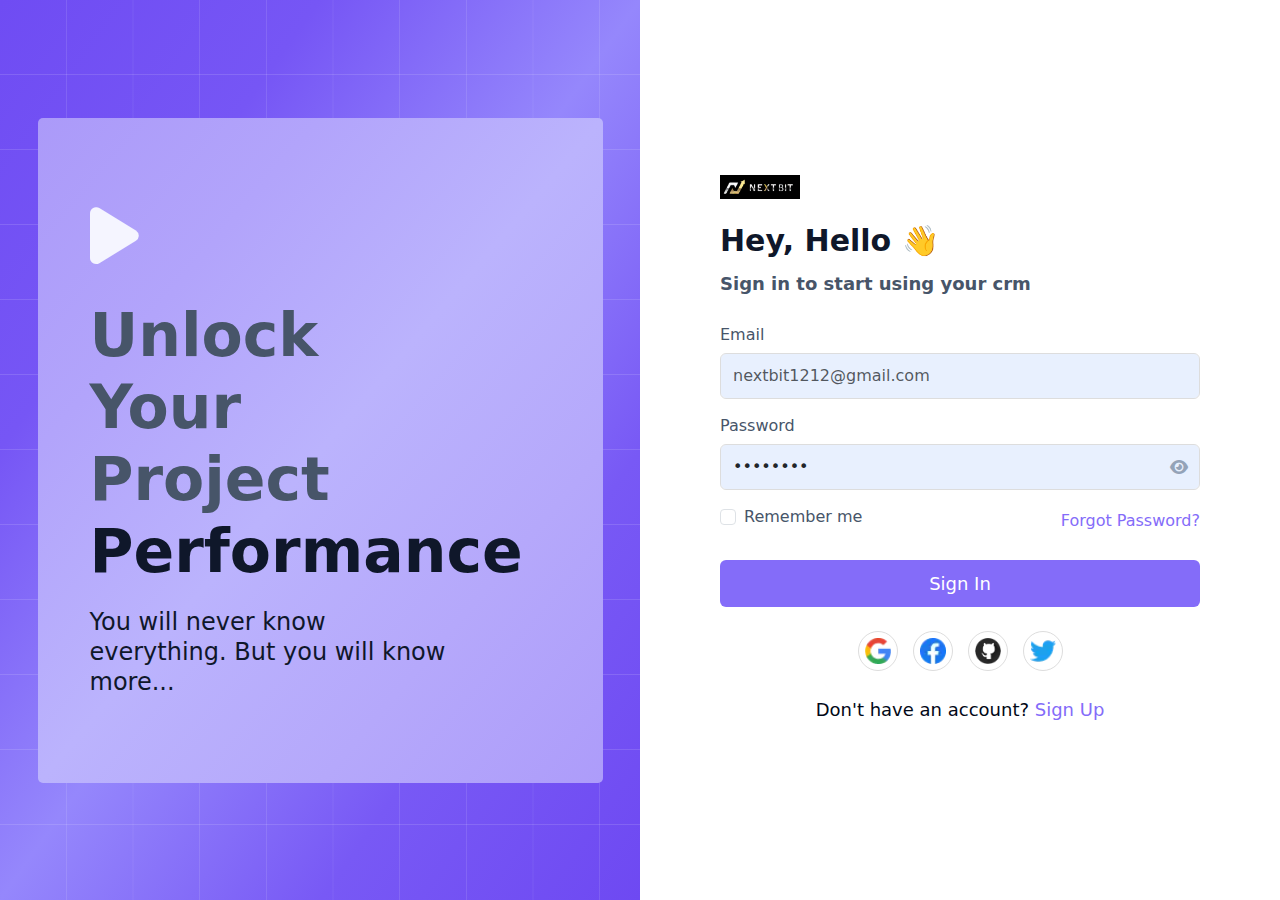
<file: index.html>
<!DOCTYPE html>
<html lang="en">
  <head>
    <meta charset="UTF-8" />
    <meta name="viewport" content="width=device-width, initial-scale=1.0" />
    <title>NextBit CRM</title>
    <link rel="preconnect" href="https://fonts.googleapis.com" />
    <link rel="preconnect" href="https://fonts.gstatic.com" crossorigin />
    <link
      href="https://cdn.jsdelivr.net/npm/bootstrap@5.3.3/dist/css/bootstrap.min.css"
      rel="stylesheet"
    />
    <link
      rel="stylesheet"
      href="https://cdnjs.cloudflare.com/ajax/libs/font-awesome/6.5.2/css/all.min.css"
    />

    <link rel="stylesheet" href="assets/css/main.css" />
    <link rel="stylesheet" href="assets/css/responsive.css" />
  </head>
  <body>
    <section class="login-section">
      <div class="d-flex h-100 flex-wrap">
        <div
          class="login-left-area d-flex justify-content-center align-items-center position-relative"
        >
          <div class="login-left-area-inner">
            <div class="common-heading-section">
              <span class="play-icon"><i class="fa-solid fa-play"></i></span>
              <h1>
                <span class="text-color-4755"
                  >Unlock <br />
                  Your Project</span
                >
                Performance
              </h1>
              <p class="mt-20">
                You will never know everything. But you will know more...
              </p>
            </div>
          </div>
        </div>
        <div
          class="login-right-area d-flex justify-content-center align-items-center flex-column"
        >
          <div class="login-right-inner">
            <div class="login-heading">
              <img
                src="assets/images/icon/icon-dark.webp"
                alt="icon"
                class="logo"
              />
              <h3 class="mt-4">Hey, Hello 👋</h3>
              <p>Sign in to start using your crm</p>
            </div>
            <div class="login-form mt-4">
              <form>
                <div class="d-flex flex-column g-15">
                  <div class="form-group">
                    <label for="exampleInputEmail1" class="label">Email </label>
                    <input
                      type="email"
                      class="form-control input"
                      id="exampleInputEmail1"
                      aria-describedby="emailHelp"
                      placeholder="nextbit1212@gmail.com"
                    />
                  </div>
                  <div class="form-group position-relative">
                    <label for="exampleInputPassword1" class="label"
                      >Password</label
                    >
                    <input
                      type="password"
                      class="form-control w-100 input"
                      id="exampleInputPassword1"
                      value="59892526"
                    />
                    <!--Eye Icon -->
                    <span onclick="togglePassword()" class="eye-icon"
                      ><i id="eyeIcon" class="fa-solid fa-eye"></i
                    ></span>
                  </div>
                  <div
                    class="d-flex align-items-center justify-content-between"
                  >
                    <div class="form-check">
                      <input
                        type="checkbox"
                        class="form-check-input"
                        id="exampleCheck1"
                      />
                      <label class="form-check-label label" for="exampleCheck1">
                        Remember me</label
                      >
                    </div>
                    <a href="#" class="color-846 link">Forgot Password?</a>
                  </div>
                  <button type="submit" class="primary-btn mt-2">
                    Sign In
                  </button>
                </div>
              </form>
              <ul
                class="social-menu d-flex align-items-center g-15 justify-content-center mt-4"
              >
                <li>
                  <a href="#"
                    ><img src="assets/images/icon/google.webp" alt="icon"
                  /></a>
                </li>
                <li>
                  <a href="#"
                    ><img src="assets/images/icon/facebook.webp" alt="icon"
                  /></a>
                </li>
                <li>
                  <a href="#"
                    ><img src="assets/images/icon/github.webp" alt="icon"
                  /></a>
                </li>
                <li>
                  <a href="#"
                    ><img src="assets/images/icon/twitter.webp" alt="icon"
                  /></a>
                </li>
              </ul>
              <div class="d-flex justify-content-center mt-4">
                <p>
                  Don't have an account?
                  <a href="#" class="color-846 link">Sign Up</a>
                </p>
              </div>
            </div>
          </div>
        </div>
      </div>
    </section>

    <script src="https://code.jquery.com/jquery-3.7.1.min.js"></script>
    <script src="https://code.jquery.com/jquery-3.2.1.slim.min.js"></script>
    <script src="https://cdn.jsdelivr.net/npm/bootstrap@5.3.3/dist/js/bootstrap.bundle.min.js"></script>
    <script src="https://cdn.jsdelivr.net/npm/@popperjs/core@2.11.8/dist/umd/popper.min.js"></script>
    <script src="assets/js/main.js"></script>
    <script>
      function togglePassword() {
        const input = document.getElementById("exampleInputPassword1");
        const icon = document.getElementById("eyeIcon");

        const isPassword = input.type === "password";
        input.type = isPassword ? "text" : "password";
        icon.classList.toggle("fa-eye");
        icon.classList.toggle("fa-eye-slash");
      }
    </script>
  </body>
</html>
</file>
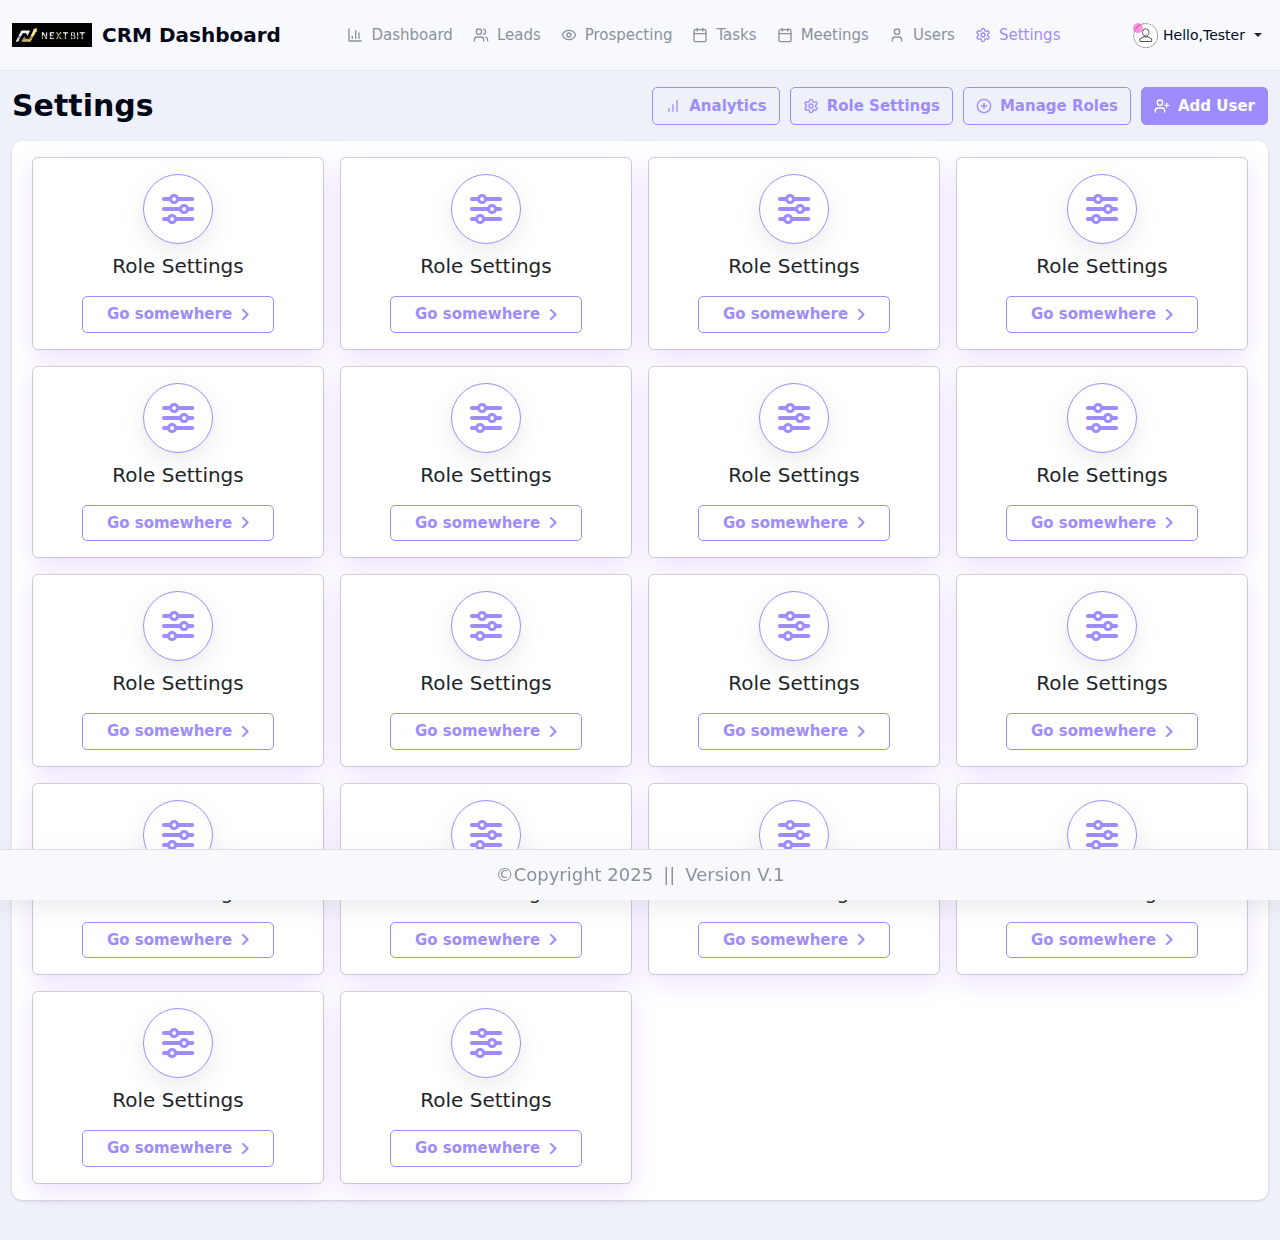
<file: all-settings.html>
<!DOCTYPE html>
<html lang="en">
  <head>
    <meta charset="UTF-8" />
    <meta name="viewport" content="width=device-width, initial-scale=1.0" />
    <title>NextBit CRM</title>
    <link rel="preconnect" href="https://fonts.googleapis.com" />
    <link rel="preconnect" href="https://fonts.gstatic.com" crossorigin />
    <link
      href="https://cdn.jsdelivr.net/npm/bootstrap@5.3.3/dist/css/bootstrap.min.css"
      rel="stylesheet"
    />
    <link
      rel="stylesheet"
      href="https://cdnjs.cloudflare.com/ajax/libs/font-awesome/6.5.2/css/all.min.css"
    />
    <link rel="stylesheet" href="assets/css/main.css" />
    <link rel="stylesheet" href="assets/css/responsive.css" />
  </head>
  <body>
    <section class="dashboard-header-area">
      <div class="container-fluid">
        <div class="row">
          <div class="col-md-12">
            <div
              class="dashboard-header d-flex align-items-center justify-content-between flex-wrap"
            >
              <div class="dashboard-logo d-flex align-items-center g-10">
                <img
                  src="assets/images/icon/icon-dark.webp"
                  alt="logo"
                  class="logo"
                />
                <h6>CRM Dashboard</h6>
                <span class="mobile-bar"
                  ><i class="fa-solid fa-bars-staggered"></i
                ></span>
              </div>
              <div class="header-nav">
                <ul class="d-flex align-items-center">
                  <div class="mobile-logo">
                    <img
                      src="assets/images/icon/icon-dark.webp"
                      alt="logo"
                      class="logo"
                    />
                  </div>
                  <li>
                    <a href="#" class="single-text"
                      ><svg
                        xmlns="http://www.w3.org/2000/svg"
                        width="24"
                        height="24"
                        viewBox="0 0 24 24"
                        fill="none"
                        stroke="currentColor"
                        stroke-width="2"
                        stroke-linecap="round"
                        stroke-linejoin="round"
                        class="h-4 w-4"
                      >
                        <path d="M3 3v18h18"></path>
                        <path d="M18 17V9"></path>
                        <path d="M13 17V5"></path>
                        <path d="M8 17v-3"></path>
                      </svg>
                      Dashboard</a
                    >
                  </li>
                  <li>
                    <a href="#" class="single-text"
                      ><svg
                        xmlns="http://www.w3.org/2000/svg"
                        width="24"
                        height="24"
                        viewBox="0 0 24 24"
                        fill="none"
                        stroke="currentColor"
                        stroke-width="2"
                        stroke-linecap="round"
                        stroke-linejoin="round"
                        class="h-4 w-4"
                      >
                        <path
                          d="M16 21v-2a4 4 0 0 0-4-4H6a4 4 0 0 0-4 4v2"
                        ></path>
                        <circle cx="9" cy="7" r="4"></circle>
                        <path d="M22 21v-2a4 4 0 0 0-3-3.87"></path>
                        <path d="M16 3.13a4 4 0 0 1 0 7.75"></path>
                      </svg>
                      Leads</a
                    >
                  </li>
                  <li>
                    <a href="#" class="single-text"
                      ><svg
                        xmlns="http://www.w3.org/2000/svg"
                        width="24"
                        height="24"
                        viewBox="0 0 24 24"
                        fill="none"
                        stroke="currentColor"
                        stroke-width="2"
                        stroke-linecap="round"
                        stroke-linejoin="round"
                        class="h-4 w-4"
                      >
                        <path
                          d="M2 12s3-7 10-7 10 7 10 7-3 7-10 7-10-7-10-7Z"
                        ></path>
                        <circle cx="12" cy="12" r="3"></circle>
                      </svg>
                      Prospecting
                    </a>
                  </li>
                  <li>
                    <a href="#" class="single-text"
                      ><svg
                        xmlns="http://www.w3.org/2000/svg"
                        width="24"
                        height="24"
                        viewBox="0 0 24 24"
                        fill="none"
                        stroke="currentColor"
                        stroke-width="2"
                        stroke-linecap="round"
                        stroke-linejoin="round"
                        class="h-4 w-4"
                      >
                        <rect
                          width="18"
                          height="18"
                          x="3"
                          y="4"
                          rx="2"
                          ry="2"
                        ></rect>
                        <line x1="16" x2="16" y1="2" y2="6"></line>
                        <line x1="8" x2="8" y1="2" y2="6"></line>
                        <line x1="3" x2="21" y1="10" y2="10"></line>
                      </svg>
                      Tasks</a
                    >
                  </li>
                  <li>
                    <a href="#" class="single-text"
                      ><svg
                        xmlns="http://www.w3.org/2000/svg"
                        width="24"
                        height="24"
                        viewBox="0 0 24 24"
                        fill="none"
                        stroke="currentColor"
                        stroke-width="2"
                        stroke-linecap="round"
                        stroke-linejoin="round"
                        class="h-4 w-4"
                      >
                        <rect
                          width="18"
                          height="18"
                          x="3"
                          y="4"
                          rx="2"
                          ry="2"
                        ></rect>
                        <line x1="16" x2="16" y1="2" y2="6"></line>
                        <line x1="8" x2="8" y1="2" y2="6"></line>
                        <line x1="3" x2="21" y1="10" y2="10"></line>
                      </svg>
                      Meetings</a
                    >
                  </li>
                  <li>
                    <a href="user.html" class="single-text"
                      ><svg
                        xmlns="http://www.w3.org/2000/svg"
                        width="24"
                        height="24"
                        viewBox="0 0 24 24"
                        fill="none"
                        stroke="currentColor"
                        stroke-width="2"
                        stroke-linecap="round"
                        stroke-linejoin="round"
                        class="h-4 w-4"
                      >
                        <path
                          d="M19 21v-2a4 4 0 0 0-4-4H9a4 4 0 0 0-4 4v2"
                        ></path>
                        <circle cx="12" cy="7" r="4"></circle>
                      </svg>
                      Users</a
                    >
                  </li>
                  <li>
                    <a href="all-settings.html" class="single-text active"
                      ><svg
                        xmlns="http://www.w3.org/2000/svg"
                        width="24"
                        height="24"
                        viewBox="0 0 24 24"
                        fill="none"
                        stroke="currentColor"
                        stroke-width="2"
                        stroke-linecap="round"
                        stroke-linejoin="round"
                        class="w-4 h-4 mr-2"
                      >
                        <path
                          d="M12.22 2h-.44a2 2 0 0 0-2 2v.18a2 2 0 0 1-1 1.73l-.43.25a2 2 0 0 1-2 0l-.15-.08a2 2 0 0 0-2.73.73l-.22.38a2 2 0 0 0 .73 2.73l.15.1a2 2 0 0 1 1 1.72v.51a2 2 0 0 1-1 1.74l-.15.09a2 2 0 0 0-.73 2.73l.22.38a2 2 0 0 0 2.73.73l.15-.08a2 2 0 0 1 2 0l.43.25a2 2 0 0 1 1 1.73V20a2 2 0 0 0 2 2h.44a2 2 0 0 0 2-2v-.18a2 2 0 0 1 1-1.73l.43-.25a2 2 0 0 1 2 0l.15.08a2 2 0 0 0 2.73-.73l.22-.39a2 2 0 0 0-.73-2.73l-.15-.08a2 2 0 0 1-1-1.74v-.5a2 2 0 0 1 1-1.74l.15-.09a2 2 0 0 0 .73-2.73l-.22-.38a2 2 0 0 0-2.73-.73l-.15.08a2 2 0 0 1-2 0l-.43-.25a2 2 0 0 1-1-1.73V4a2 2 0 0 0-2-2z"
                        ></path>
                        <circle cx="12" cy="12" r="3"></circle>
                      </svg>
                      Settings</a
                    >
                  </li>
                </ul>
              </div>

              <div class="dropdown">
                <div
                  class="user-icon d-flex align-items-center g-5 dropdown-toggle"
                  role="button"
                  data-bs-toggle="dropdown"
                  aria-expanded="false"
                >
                  <img src="assets/images/icon/user.png" alt="icon" />
                  <p>Hello,Tester</p>
                </div>

                <ul class="dropdown-menu">
                  <li>
                    <div class="d-flex align-items-center g-10">
                      <a href="#"
                        ><i class="fa-solid fa-square-pen"></i> Password
                        Change</a
                      >
                    </div>
                  </li>
                  <li>
                    <div class="d-flex align-items-center g-10">
                      <a href="#"
                        ><i class="fa-solid fa-file-pen"></i> Edit Profile</a
                      >
                    </div>
                  </li>
                  <li>
                    <div class="d-flex align-items-center g-10">
                      <a href="#"
                        ><i class="fa-solid fa-arrow-right-from-bracket"></i>
                        item</a
                      >
                    </div>
                  </li>
                  <li>
                    <div class="d-flex align-items-center g-10">
                      <a href="#"
                        ><i class="fa-solid fa-arrow-right-from-bracket"></i>
                        item</a
                      >
                    </div>
                  </li>
                  <li>
                    <div class="d-flex align-items-center g-10">
                      <a href="#"
                        ><i class="fa-solid fa-arrow-right-from-bracket"></i>
                        LogOut</a
                      >
                    </div>
                  </li>
                </ul>
              </div>
            </div>
          </div>
        </div>
      </div>
    </section>
    <section class="dashboard-body">
      <div class="container-fluid">
        <div class="row">
           
          <div class="col-md-12">
            <!-- button -->
            <div
              class="d-flex flex-wrap align-items-center justify-content-between g-10 mt-3"
            >
              <h6 class="title">Settings</h6>
              <ul class="d-flex align-items-center flex-wrap g-10">
                <li class="outline-btn pointer">
                  <svg
                    xmlns="http://www.w3.org/2000/svg"
                    width="24"
                    height="24"
                    viewBox="0 0 24 24"
                    fill="none"
                    stroke="currentColor"
                    stroke-width="2"
                    stroke-linecap="round"
                    stroke-linejoin="round"
                    class="w-4 h-4 mr-2"
                  >
                    <line x1="12" x2="12" y1="20" y2="10"></line>
                    <line x1="18" x2="18" y1="20" y2="4"></line>
                    <line x1="6" x2="6" y1="20" y2="16"></line>
                  </svg>
                  Analytics
                </li>
                <li class="outline-btn pointer">
                  <svg
                    xmlns="http://www.w3.org/2000/svg"
                    width="24"
                    height="24"
                    viewBox="0 0 24 24"
                    fill="none"
                    stroke="currentColor"
                    stroke-width="2"
                    stroke-linecap="round"
                    stroke-linejoin="round"
                    class="w-4 h-4 mr-2"
                  >
                    <path
                      d="M12.22 2h-.44a2 2 0 0 0-2 2v.18a2 2 0 0 1-1 1.73l-.43.25a2 2 0 0 1-2 0l-.15-.08a2 2 0 0 0-2.73.73l-.22.38a2 2 0 0 0 .73 2.73l.15.1a2 2 0 0 1 1 1.72v.51a2 2 0 0 1-1 1.74l-.15.09a2 2 0 0 0-.73 2.73l.22.38a2 2 0 0 0 2.73.73l.15-.08a2 2 0 0 1 2 0l.43.25a2 2 0 0 1 1 1.73V20a2 2 0 0 0 2 2h.44a2 2 0 0 0 2-2v-.18a2 2 0 0 1 1-1.73l.43-.25a2 2 0 0 1 2 0l.15.08a2 2 0 0 0 2.73-.73l.22-.39a2 2 0 0 0-.73-2.73l-.15-.08a2 2 0 0 1-1-1.74v-.5a2 2 0 0 1 1-1.74l.15-.09a2 2 0 0 0 .73-2.73l-.22-.38a2 2 0 0 0-2.73-.73l-.15.08a2 2 0 0 1-2 0l-.43-.25a2 2 0 0 1-1-1.73V4a2 2 0 0 0-2-2z"
                    ></path>
                    <circle cx="12" cy="12" r="3"></circle>
                  </svg>
                  Role Settings
                </li>
                <li class="outline-btn pointer">
                  <svg
                    xmlns="http://www.w3.org/2000/svg"
                    width="24"
                    height="24"
                    viewBox="0 0 24 24"
                    fill="none"
                    stroke="currentColor"
                    stroke-width="2"
                    stroke-linecap="round"
                    stroke-linejoin="round"
                    class="w-4 h-4 mr-2"
                  >
                    <circle cx="12" cy="12" r="10"></circle>
                    <path d="M8 12h8"></path>
                    <path d="M12 8v8"></path>
                  </svg>
                  Manage Roles
                </li>
                <li
                  class="outline-btn pointer active"
                  data-bs-toggle="modal"
                  data-bs-target="#add-user"
                >
                  <svg
                    xmlns="http://www.w3.org/2000/svg"
                    width="24"
                    height="24"
                    viewBox="0 0 24 24"
                    fill="none"
                    stroke="currentColor"
                    stroke-width="2"
                    stroke-linecap="round"
                    stroke-linejoin="round"
                    class="w-4 h-4 mr-2"
                  >
                    <path d="M16 21v-2a4 4 0 0 0-4-4H6a4 4 0 0 0-4 4v2"></path>
                    <circle cx="9" cy="7" r="4"></circle>
                    <line x1="19" x2="19" y1="8" y2="14"></line>
                    <line x1="22" x2="16" y1="11" y2="11"></line>
                  </svg>
                  Add User
                </li>
              </ul>
            </div>
            <!-- inner body -->
            <div class="white-box mt-3">
              <div class="row gy-3 gx-3">
                <div class="col-xxl-2 col-lg-3 col-sm-6">
                  <div class="card text-center">
                    <div
                      class="card-body d-flex flex-column align-items-center g-10"
                    >
                      <span class="card-icon"
                        ><i class="fa-solid fa-sliders"></i
                      ></span>
                      <h5 class="card-title">Role Settings</h5>
                      <a href="#" class="outline-btn ps-4 pe-4"
                        >Go somewhere <i class="fa-solid fa-angle-right"></i
                      ></a>
                    </div>
                  </div>
                </div>
                <div class="col-xxl-2 col-lg-3 col-sm-6">
                  <div class="card text-center">
                    <div
                      class="card-body d-flex flex-column align-items-center g-10"
                    >
                      <span class="card-icon"
                        ><i class="fa-solid fa-sliders"></i
                      ></span>
                      <h5 class="card-title">Role Settings</h5>
                      <a href="#" class="outline-btn ps-4 pe-4"
                        >Go somewhere <i class="fa-solid fa-angle-right"></i
                      ></a>
                    </div>
                  </div>
                </div>
                <div class="col-xxl-2 col-lg-3 col-sm-6">
                  <div class="card text-center">
                    <div
                      class="card-body d-flex flex-column align-items-center g-10"
                    >
                      <span class="card-icon"
                        ><i class="fa-solid fa-sliders"></i
                      ></span>
                      <h5 class="card-title">Role Settings</h5>
                      <a href="#" class="outline-btn ps-4 pe-4"
                        >Go somewhere <i class="fa-solid fa-angle-right"></i
                      ></a>
                    </div>
                  </div>
                </div>
                <div class="col-xxl-2 col-lg-3 col-sm-6">
                  <div class="card text-center">
                    <div
                      class="card-body d-flex flex-column align-items-center g-10"
                    >
                      <span class="card-icon"
                        ><i class="fa-solid fa-sliders"></i
                      ></span>
                      <h5 class="card-title">Role Settings</h5>
                      <a href="#" class="outline-btn ps-4 pe-4"
                        >Go somewhere <i class="fa-solid fa-angle-right"></i
                      ></a>
                    </div>
                  </div>
                </div>
                <div class="col-xxl-2 col-lg-3 col-sm-6">
                  <div class="card text-center">
                    <div
                      class="card-body d-flex flex-column align-items-center g-10"
                    >
                      <span class="card-icon"
                        ><i class="fa-solid fa-sliders"></i
                      ></span>
                      <h5 class="card-title">Role Settings</h5>
                      <a href="#" class="outline-btn ps-4 pe-4"
                        >Go somewhere <i class="fa-solid fa-angle-right"></i
                      ></a>
                    </div>
                  </div>
                </div>
                <div class="col-xxl-2 col-lg-3 col-sm-6">
                  <div class="card text-center">
                    <div
                      class="card-body d-flex flex-column align-items-center g-10"
                    >
                      <span class="card-icon"
                        ><i class="fa-solid fa-sliders"></i
                      ></span>
                      <h5 class="card-title">Role Settings</h5>
                      <a href="#" class="outline-btn ps-4 pe-4"
                        >Go somewhere <i class="fa-solid fa-angle-right"></i
                      ></a>
                    </div>
                  </div>
                </div>
                <div class="col-xxl-2 col-lg-3 col-sm-6">
                  <div class="card text-center">
                    <div
                      class="card-body d-flex flex-column align-items-center g-10"
                    >
                      <span class="card-icon"
                        ><i class="fa-solid fa-sliders"></i
                      ></span>
                      <h5 class="card-title">Role Settings</h5>
                      <a href="#" class="outline-btn ps-4 pe-4"
                        >Go somewhere <i class="fa-solid fa-angle-right"></i
                      ></a>
                    </div>
                  </div>
                </div>
                <div class="col-xxl-2 col-lg-3 col-sm-6">
                  <div class="card text-center">
                    <div
                      class="card-body d-flex flex-column align-items-center g-10"
                    >
                      <span class="card-icon"
                        ><i class="fa-solid fa-sliders"></i
                      ></span>
                      <h5 class="card-title">Role Settings</h5>
                      <a href="#" class="outline-btn ps-4 pe-4"
                        >Go somewhere <i class="fa-solid fa-angle-right"></i
                      ></a>
                    </div>
                  </div>
                </div>
                <div class="col-xxl-2 col-lg-3 col-sm-6">
                  <div class="card text-center">
                    <div
                      class="card-body d-flex flex-column align-items-center g-10"
                    >
                      <span class="card-icon"
                        ><i class="fa-solid fa-sliders"></i
                      ></span>
                      <h5 class="card-title">Role Settings</h5>
                      <a href="#" class="outline-btn ps-4 pe-4"
                        >Go somewhere <i class="fa-solid fa-angle-right"></i
                      ></a>
                    </div>
                  </div>
                </div>
                <div class="col-xxl-2 col-lg-3 col-sm-6">
                  <div class="card text-center">
                    <div
                      class="card-body d-flex flex-column align-items-center g-10"
                    >
                      <span class="card-icon"
                        ><i class="fa-solid fa-sliders"></i
                      ></span>
                      <h5 class="card-title">Role Settings</h5>
                      <a href="#" class="outline-btn ps-4 pe-4"
                        >Go somewhere <i class="fa-solid fa-angle-right"></i
                      ></a>
                    </div>
                  </div>
                </div>
                <div class="col-xxl-2 col-lg-3 col-sm-6">
                  <div class="card text-center">
                    <div
                      class="card-body d-flex flex-column align-items-center g-10"
                    >
                      <span class="card-icon"
                        ><i class="fa-solid fa-sliders"></i
                      ></span>
                      <h5 class="card-title">Role Settings</h5>
                      <a href="#" class="outline-btn ps-4 pe-4"
                        >Go somewhere <i class="fa-solid fa-angle-right"></i
                      ></a>
                    </div>
                  </div>
                </div>
                <div class="col-xxl-2 col-lg-3 col-sm-6">
                  <div class="card text-center">
                    <div
                      class="card-body d-flex flex-column align-items-center g-10"
                    >
                      <span class="card-icon"
                        ><i class="fa-solid fa-sliders"></i
                      ></span>
                      <h5 class="card-title">Role Settings</h5>
                      <a href="#" class="outline-btn ps-4 pe-4"
                        >Go somewhere <i class="fa-solid fa-angle-right"></i
                      ></a>
                    </div>
                  </div>
                </div>
                <div class="col-xxl-2 col-lg-3 col-sm-6">
                  <div class="card text-center">
                    <div
                      class="card-body d-flex flex-column align-items-center g-10"
                    >
                      <span class="card-icon"
                        ><i class="fa-solid fa-sliders"></i
                      ></span>
                      <h5 class="card-title">Role Settings</h5>
                      <a href="#" class="outline-btn ps-4 pe-4"
                        >Go somewhere <i class="fa-solid fa-angle-right"></i
                      ></a>
                    </div>
                  </div>
                </div>
                <div class="col-xxl-2 col-lg-3 col-sm-6">
                  <div class="card text-center">
                    <div
                      class="card-body d-flex flex-column align-items-center g-10"
                    >
                      <span class="card-icon"
                        ><i class="fa-solid fa-sliders"></i
                      ></span>
                      <h5 class="card-title">Role Settings</h5>
                      <a href="#" class="outline-btn ps-4 pe-4"
                        >Go somewhere <i class="fa-solid fa-angle-right"></i
                      ></a>
                    </div>
                  </div>
                </div>
                <div class="col-xxl-2 col-lg-3 col-sm-6">
                  <div class="card text-center">
                    <div
                      class="card-body d-flex flex-column align-items-center g-10"
                    >
                      <span class="card-icon"
                        ><i class="fa-solid fa-sliders"></i
                      ></span>
                      <h5 class="card-title">Role Settings</h5>
                      <a href="#" class="outline-btn ps-4 pe-4"
                        >Go somewhere <i class="fa-solid fa-angle-right"></i
                      ></a>
                    </div>
                  </div>
                </div>
                <div class="col-xxl-2 col-lg-3 col-sm-6">
                  <div class="card text-center">
                    <div
                      class="card-body d-flex flex-column align-items-center g-10"
                    >
                      <span class="card-icon"
                        ><i class="fa-solid fa-sliders"></i
                      ></span>
                      <h5 class="card-title">Role Settings</h5>
                      <a href="#" class="outline-btn ps-4 pe-4"
                        >Go somewhere <i class="fa-solid fa-angle-right"></i
                      ></a>
                    </div>
                  </div>
                </div>
                <div class="col-xxl-2 col-lg-3 col-sm-6">
                  <div class="card text-center">
                    <div
                      class="card-body d-flex flex-column align-items-center g-10"
                    >
                      <span class="card-icon"
                        ><i class="fa-solid fa-sliders"></i
                      ></span>
                      <h5 class="card-title">Role Settings</h5>
                      <a href="#" class="outline-btn ps-4 pe-4"
                        >Go somewhere <i class="fa-solid fa-angle-right"></i
                      ></a>
                    </div>
                  </div>
                </div>
                <div class="col-xxl-2 col-lg-3 col-sm-6">
                  <div class="card text-center">
                    <div
                      class="card-body d-flex flex-column align-items-center g-10"
                    >
                      <span class="card-icon"
                        ><i class="fa-solid fa-sliders"></i
                      ></span>
                      <h5 class="card-title">Role Settings</h5>
                      <a href="#" class="outline-btn ps-4 pe-4"
                        >Go somewhere <i class="fa-solid fa-angle-right"></i
                      ></a>
                    </div>
                  </div>
                </div>
              </div>
            </div>
          </div>
        </div>
      </div>
    </section>
    <div class="modal-section">
      <!--start add user Modal -->
      <div
        class="modal fade bg-gradient-add"
        id="add-user"
        tabindex="-1"
        aria-labelledby="exampleModalLabel"
        aria-hidden="true"
      >
        <div class="modal-dialog">
          <div class="modal-content">
            <div
              class="modal-header-area d-flex align-items-center justify-content-between"
            >
              <h4 class="title-sm">Create New User</h4>
              <div class="modal-close-btn pointer">
                <span data-bs-dismiss="modal" aria-label="Close">
                  <i class="fas fa-times"></i>
                </span>
              </div>
            </div>
            <div class="modal-body-inner mt-3">
              <form action="">
                <div class="d-flex flex-column g-15">
                  <div class="form-group">
                    <label
                      for="exampleInputEmail1"
                      class="label text-dark-night"
                      >Email
                    </label>
                    <input
                      type="email"
                      class="form-control input bg-transparent"
                      id="exampleInputEmail1"
                      aria-describedby="emailHelp"
                      placeholder="nextbit1212@gmail.com"
                    />
                  </div>
                  <div class="form-group">
                    <label
                      for="exampleInputPassword1"
                      class="label text-dark-night"
                      >Password</label
                    >
                    <input
                      type="password"
                      class="form-control w-100 input bg-transparent"
                      id="exampleInputPassword1"
                      value="dfjsdkfds"
                    />
                  </div>
                  <div class="form-group w-100 position-relative">
                    <label for="Role" class="label text-dark-night">Role</label>
                    <select class="form-control bg-transparent" id="Role">
                      <option>Select a Role</option>
                      <option>Superuser</option>
                      <option>Admin</option>
                      <option>User</option>
                    </select>
                    <span class="angle"
                      ><i class="fa-solid fa-angle-down"></i
                    ></span>
                  </div>

                  <div
                    class="d-flex align-items-center g-10 modal-footer-area mt-2 justify-content-end"
                  >
                    <button
                      class="outline-btn"
                      data-bs-dismiss="modal"
                      aria-label="Close"
                    >
                      Cancel
                    </button>
                    <button type="submit" class="primary-btn">
                      Create User
                    </button>
                  </div>
                </div>
              </form>
            </div>
          </div>
        </div>
      </div>
      <!-- end add user modal -->
    </div>
    <section class="footer-section">
      <div class="container-fluid">
        <div class="row">
          <div class="col-md-12">
            <div class="footer">
              <ul class="d-flex align-items-center justify-content-center g-10">
                <li><p>&copy;Copyright 2025</p></li>
                <li><p>||</p></li>
                <li><p>Version V.1</p></li>
              </ul>
            </div>
          </div>
        </div>
      </div>
    </section>
    <script src="https://code.jquery.com/jquery-3.7.1.min.js"></script>
    <script src="https://cdn.jsdelivr.net/npm/bootstrap@5.3.3/dist/js/bootstrap.bundle.min.js"></script>
    <script src="https://cdn.jsdelivr.net/npm/@popperjs/core@2.11.8/dist/umd/popper.min.js"></script>
    <script src="assets/js/main.js"></script>
  </body>
</html>
</file>
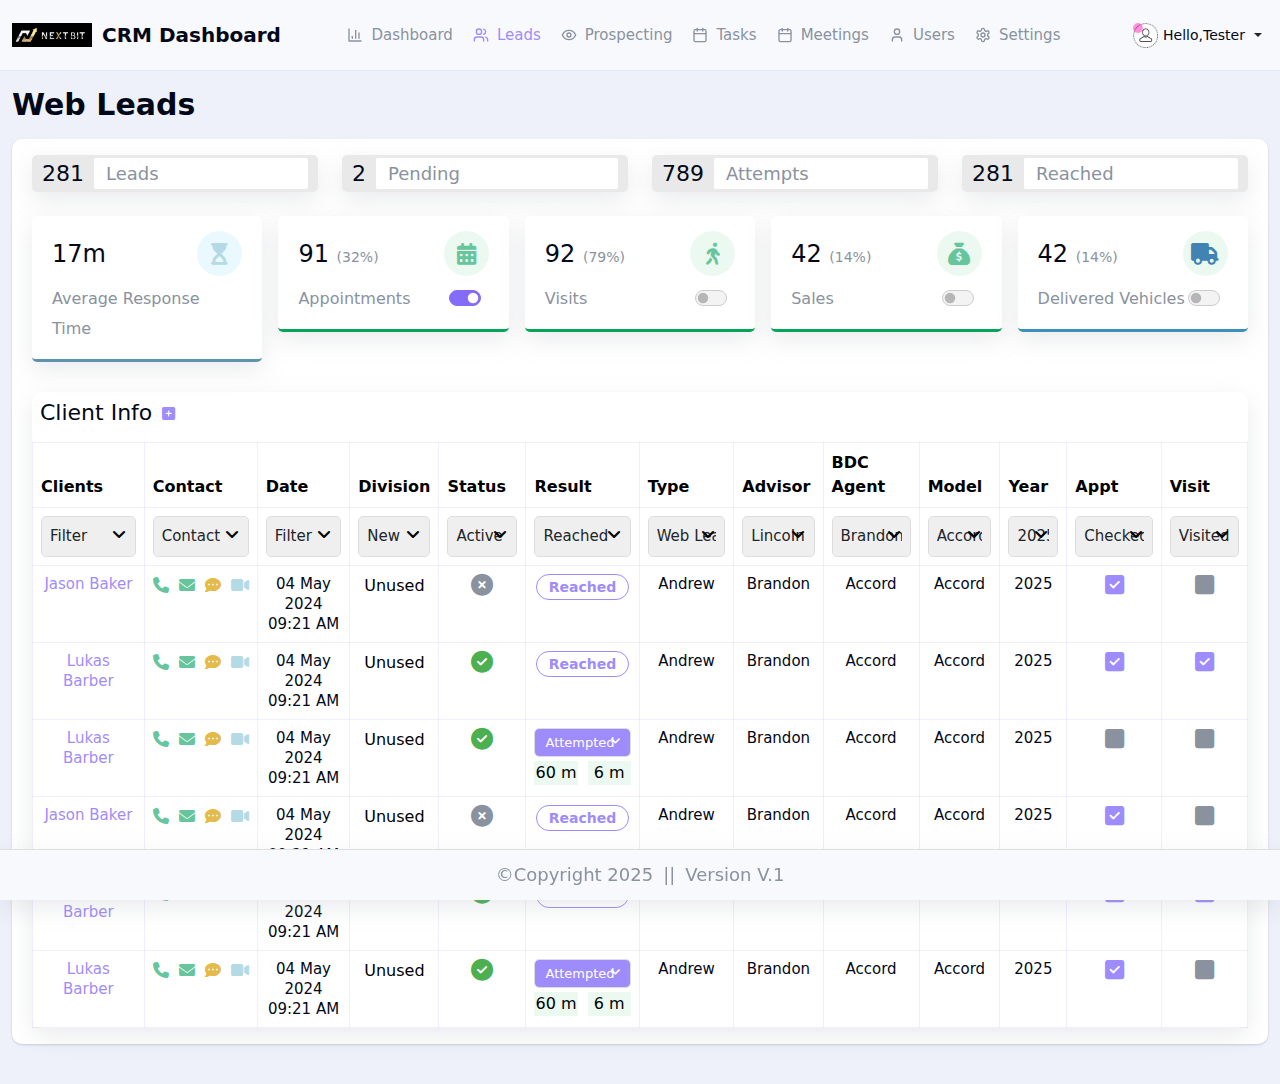
<file: leads..html>
<!DOCTYPE html>
<html lang="en">
  <head>
    <meta charset="UTF-8" />
    <meta name="viewport" content="width=device-width, initial-scale=1.0" />
    <title>NextBit CRM</title>
    <link rel="preconnect" href="https://fonts.googleapis.com" />
    <link rel="preconnect" href="https://fonts.gstatic.com" crossorigin />
    <link
      href="https://cdn.jsdelivr.net/npm/bootstrap@5.3.3/dist/css/bootstrap.min.css"
      rel="stylesheet"
    />
    <link
      rel="stylesheet"
      href="https://cdnjs.cloudflare.com/ajax/libs/font-awesome/6.5.2/css/all.min.css"
    />
    <link rel="stylesheet" href="assets/css/main.css" />
    <link rel="stylesheet" href="assets/css/responsive.css" />
  </head>
  <body>
    <section class="dashboard-header-area">
      <div class="container-fluid">
        <div class="row">
          <div class="col-md-12">
            <div
              class="dashboard-header d-flex align-items-center justify-content-between flex-wrap"
            >
              <div class="dashboard-logo d-flex align-items-center g-10">
                <img
                  src="assets/images/icon/icon-dark.webp"
                  alt="logo"
                  class="logo"
                />
                <h6>CRM Dashboard</h6>
                <span class="mobile-bar"
                  ><i class="fa-solid fa-bars-staggered"></i
                ></span>
              </div>
              <div class="header-nav">
                <ul class="d-flex align-items-center">
                  <div class="mobile-logo">
                    <img
                      src="assets/images/icon/icon-dark.webp"
                      alt="logo"
                      class="logo"
                    />
                  </div>
                  <li>
                    <a href="#" class="single-text"
                      ><svg
                        xmlns="http://www.w3.org/2000/svg"
                        width="24"
                        height="24"
                        viewBox="0 0 24 24"
                        fill="none"
                        stroke="currentColor"
                        stroke-width="2"
                        stroke-linecap="round"
                        stroke-linejoin="round"
                        class="h-4 w-4"
                      >
                        <path d="M3 3v18h18"></path>
                        <path d="M18 17V9"></path>
                        <path d="M13 17V5"></path>
                        <path d="M8 17v-3"></path>
                      </svg>
                      Dashboard</a
                    >
                  </li>
                  <li>
                    <a href="leads.html" class="single-text active"
                      ><svg
                        xmlns="http://www.w3.org/2000/svg"
                        width="24"
                        height="24"
                        viewBox="0 0 24 24"
                        fill="none"
                        stroke="currentColor"
                        stroke-width="2"
                        stroke-linecap="round"
                        stroke-linejoin="round"
                        class="h-4 w-4"
                      >
                        <path
                          d="M16 21v-2a4 4 0 0 0-4-4H6a4 4 0 0 0-4 4v2"
                        ></path>
                        <circle cx="9" cy="7" r="4"></circle>
                        <path d="M22 21v-2a4 4 0 0 0-3-3.87"></path>
                        <path d="M16 3.13a4 4 0 0 1 0 7.75"></path>
                      </svg>
                      Leads</a
                    >
                  </li>
                  <li>
                    <a href="#" class="single-text"
                      ><svg
                        xmlns="http://www.w3.org/2000/svg"
                        width="24"
                        height="24"
                        viewBox="0 0 24 24"
                        fill="none"
                        stroke="currentColor"
                        stroke-width="2"
                        stroke-linecap="round"
                        stroke-linejoin="round"
                        class="h-4 w-4"
                      >
                        <path
                          d="M2 12s3-7 10-7 10 7 10 7-3 7-10 7-10-7-10-7Z"
                        ></path>
                        <circle cx="12" cy="12" r="3"></circle>
                      </svg>
                      Prospecting
                    </a>
                  </li>
                  <li>
                    <a href="#" class="single-text"
                      ><svg
                        xmlns="http://www.w3.org/2000/svg"
                        width="24"
                        height="24"
                        viewBox="0 0 24 24"
                        fill="none"
                        stroke="currentColor"
                        stroke-width="2"
                        stroke-linecap="round"
                        stroke-linejoin="round"
                        class="h-4 w-4"
                      >
                        <rect
                          width="18"
                          height="18"
                          x="3"
                          y="4"
                          rx="2"
                          ry="2"
                        ></rect>
                        <line x1="16" x2="16" y1="2" y2="6"></line>
                        <line x1="8" x2="8" y1="2" y2="6"></line>
                        <line x1="3" x2="21" y1="10" y2="10"></line>
                      </svg>
                      Tasks</a
                    >
                  </li>
                  <li>
                    <a href="#" class="single-text"
                      ><svg
                        xmlns="http://www.w3.org/2000/svg"
                        width="24"
                        height="24"
                        viewBox="0 0 24 24"
                        fill="none"
                        stroke="currentColor"
                        stroke-width="2"
                        stroke-linecap="round"
                        stroke-linejoin="round"
                        class="h-4 w-4"
                      >
                        <rect
                          width="18"
                          height="18"
                          x="3"
                          y="4"
                          rx="2"
                          ry="2"
                        ></rect>
                        <line x1="16" x2="16" y1="2" y2="6"></line>
                        <line x1="8" x2="8" y1="2" y2="6"></line>
                        <line x1="3" x2="21" y1="10" y2="10"></line>
                      </svg>
                      Meetings</a
                    >
                  </li>
                  <li>
                    <a href="user.html" class="single-text"
                      ><svg
                        xmlns="http://www.w3.org/2000/svg"
                        width="24"
                        height="24"
                        viewBox="0 0 24 24"
                        fill="none"
                        stroke="currentColor"
                        stroke-width="2"
                        stroke-linecap="round"
                        stroke-linejoin="round"
                        class="h-4 w-4"
                      >
                        <path
                          d="M19 21v-2a4 4 0 0 0-4-4H9a4 4 0 0 0-4 4v2"
                        ></path>
                        <circle cx="12" cy="7" r="4"></circle>
                      </svg>
                      Users</a
                    >
                  </li>
                  <li>
                    <a href="all-settings.html" class="single-text"
                      ><svg
                        xmlns="http://www.w3.org/2000/svg"
                        width="24"
                        height="24"
                        viewBox="0 0 24 24"
                        fill="none"
                        stroke="currentColor"
                        stroke-width="2"
                        stroke-linecap="round"
                        stroke-linejoin="round"
                        class="w-4 h-4 mr-2"
                      >
                        <path
                          d="M12.22 2h-.44a2 2 0 0 0-2 2v.18a2 2 0 0 1-1 1.73l-.43.25a2 2 0 0 1-2 0l-.15-.08a2 2 0 0 0-2.73.73l-.22.38a2 2 0 0 0 .73 2.73l.15.1a2 2 0 0 1 1 1.72v.51a2 2 0 0 1-1 1.74l-.15.09a2 2 0 0 0-.73 2.73l.22.38a2 2 0 0 0 2.73.73l.15-.08a2 2 0 0 1 2 0l.43.25a2 2 0 0 1 1 1.73V20a2 2 0 0 0 2 2h.44a2 2 0 0 0 2-2v-.18a2 2 0 0 1 1-1.73l.43-.25a2 2 0 0 1 2 0l.15.08a2 2 0 0 0 2.73-.73l.22-.39a2 2 0 0 0-.73-2.73l-.15-.08a2 2 0 0 1-1-1.74v-.5a2 2 0 0 1 1-1.74l.15-.09a2 2 0 0 0 .73-2.73l-.22-.38a2 2 0 0 0-2.73-.73l-.15.08a2 2 0 0 1-2 0l-.43-.25a2 2 0 0 1-1-1.73V4a2 2 0 0 0-2-2z"
                        ></path>
                        <circle cx="12" cy="12" r="3"></circle>
                      </svg>
                      Settings</a
                    >
                  </li>
                </ul>
              </div>

              <div class="dropdown">
                <div
                  class="user-icon d-flex align-items-center g-5 dropdown-toggle"
                  role="button"
                  data-bs-toggle="dropdown"
                  aria-expanded="false"
                >
                  <img src="assets/images/icon/user.png" alt="icon" />
                  <p>Hello,Tester</p>
                </div>

                <ul class="dropdown-menu">
                  <li>
                    <div class="d-flex align-items-center g-10">
                      <a href="#"
                        ><i class="fa-solid fa-square-pen"></i> Password
                        Change</a
                      >
                    </div>
                  </li>
                  <li>
                    <div class="d-flex align-items-center g-10">
                      <a href="#"
                        ><i class="fa-solid fa-file-pen"></i> Edit Profile</a
                      >
                    </div>
                  </li>
                  <li>
                    <div class="d-flex align-items-center g-10">
                      <a href="#"
                        ><i class="fa-solid fa-arrow-right-from-bracket"></i>
                        item</a
                      >
                    </div>
                  </li>
                  <li>
                    <div class="d-flex align-items-center g-10">
                      <a href="#"
                        ><i class="fa-solid fa-arrow-right-from-bracket"></i>
                        item</a
                      >
                    </div>
                  </li>
                  <li>
                    <div class="d-flex align-items-center g-10">
                      <a href="#"
                        ><i class="fa-solid fa-arrow-right-from-bracket"></i>
                        LogOut</a
                      >
                    </div>
                  </li>
                </ul>
              </div>
            </div>
          </div>
        </div>
      </div>
    </section>
    <section class="dashboard-body">
      <div class="container-fluid">
        <div class="row">
          <div class="col-md-12">
           
            <div
              class="d-flex flex-wrap align-items-center justify-content-between g-10 mt-3"
            >
              <h6 class="title">Web Leads</h6>
              
            </div>
            <!-- inner body -->
            <div class="white-box mt-3">
               <div class="row gy-3">
                <div class="col-xl-3 col-md-6">
                  <div class="card-1 d-flex align-items-center g-10">
                    <span>281</span>
                    <h6>Leads</h6>
                  </div>
                </div>
                <div class="col-xl-3 col-md-6">
                  <div class="card-1 d-flex align-items-center g-10">
                    <span>2</span>
                    <h6>Pending</h6>
                  </div>
                </div>
                <div class="col-xl-3 col-md-6">
                  <div class="card-1 d-flex align-items-center g-10">
                    <span>789</span>
                    <h6>Attempts</h6>
                  </div>
                </div>
                <div class="col-xl-3 col-md-6">
                  <div class="card-1 d-flex align-items-center g-10">
                    <span>281</span>
                    <h6>Reached</h6>
                  </div>
                </div>
               </div>
               <div class="row row-cols-1 row-cols-md-3 row-cols-xl-5 g-3 mt-2">
                <div class="col">
                  <div class="info-card border-color-5e">
                    <ul class="d-flex align-items-center justify-content-between">
                      <li>17m</li>
                      <li class="info-card-icon bg-ea"><i class="text-b4 fa-solid fa-hourglass-start"></i></li>
                    </ul>
                    <div class="info-card-bottom d-flex align-items-center justify-content-between mt-2">
                      <p>Average Response Time</p>
                    </div>
                    
                  </div>
                </div>
                <div class="col">
                  <div class="info-card border-color-06">
                    <ul class="d-flex align-items-center justify-content-between">
                      <li>91 <span class="sub-text">(32%)</span></li>
                      <li class="info-card-icon bg-EB"><i class="text-41 fa-solid fa-calendar-days"></i></li>
                    </ul>
                    <div class="info-card-bottom d-flex align-items-center justify-content-between mt-2">
                      <p>Appointments</p>
                      <div class="form-check form-switch">
                        <input class="form-check-input custom-switch" type="checkbox" id=" " checked>
                        
                      </div>
                    </div>
                  </div>
                </div>
                <div class="col">
                  <div class="info-card border-color-06">
                    <ul class="d-flex align-items-center justify-content-between">
                      <li>92 <span class="sub-text">(79%)</span></li>
                      <li class="info-card-icon bg-EB"><i class="text-41 fas fa-walking"></i>
                      </li>
                    </ul>
                    <div class="info-card-bottom d-flex align-items-center justify-content-between mt-2">
                      <p>Visits</p>
                      <div class="form-check form-switch">
                        <input class="form-check-input custom-switch" type="checkbox" id=" " >
                        
                      </div>
                    </div>
                  </div>
                </div>
                <div class="col">
                  <div class="info-card border-color-06">
                    <ul class="d-flex align-items-center justify-content-between">
                      <li>42 <span class="sub-text">(14%)</span></li>
                      <li class="info-card-icon bg-EB"><i class="text-41 fa-solid fa-sack-dollar"></i>
                      </li>
                    </ul>
                    <div class="info-card-bottom d-flex align-items-center justify-content-between mt-2">
                      <p>Sales</p>
                      <div class="form-check form-switch">
                        <input class="form-check-input custom-switch" type="checkbox" id=" " >
                        
                      </div>
                    </div>
                  </div>
                </div>
                <div class="col">
                  <div class="info-card border-color-39">
                    <ul class="d-flex align-items-center justify-content-between">
                      <li>42 <span class="sub-text">(14%)</span></li>
                      <li class="info-card-icon bg-EB"><i class="text-418 fa-solid fa-truck"></i>
                      </li>
                    </ul>
                    <div class="info-card-bottom d-flex align-items-center justify-content-between mt-2">
                      <p>Delivered Vehicles</p>
                      <div class="form-check form-switch">
                        <input class="form-check-input custom-switch" type="checkbox" id=" " >
                        
                      </div>
                    </div>
                  </div>
                </div>
               </div>
               <div class="row">
                <div class="col-md-12">
                  <div class="client-table">
                    <h6 class="title-sm p-2 d-flex align-items-center g-10 mb-2">Client Info<i class="fa-solid fa-square-plus"></i></h6>
                    <div class="table-responsive">
                      <table class="table m-0">
                        <thead>
                          <tr>
                            <th>Clients</th>
                            <th>Contact</th>
                            <th>Date</th>
                            <th>Division</th>
                            <th>Status</th>
                            <th>Result</th>
                            <th>Type</th>
                            <th>Advisor</th>
                            <th>BDC Agent</th>
                            <th>Model</th>
                            <th>Year</th>
                            <th>Appt</th>
                            <th>Visit</th>
                          </tr>
                        </thead>
                        <tbody>
                         <tr>
                          <td>
                            <div class="form-group w-100 position-relative">
                              <select class="form-control">
                                <option>Filter</option>
                                <option>Jason Baker</option>
                                <option>Lukas Barber</option>
                                <option>User</option>
                              </select>
                              <span class="angle"
                                ><i class="fa-solid fa-angle-down"></i
                              ></span>
                            </div>               
                          </td>
                          <td>
                            <div class="form-group w-100 position-relative">
                              <select class="form-control">
                                <option>Contact</option>
                                <option>Contact</option>
                              </select>
                              <span class="angle"
                                ><i class="fa-solid fa-angle-down"></i
                              ></span>
                            </div>               
                          </td>
                          <td>
                            <div class="form-group w-100 position-relative">
                              <select class="form-control">
                                <option>Filter</option>
                              </select>
                              <span class="angle"
                                ><i class="fa-solid fa-angle-down"></i
                              ></span>
                            </div>               
                          </td>
                          <td>
                            <div class="form-group w-100 position-relative">
                              <select class="form-control">
                                <option>New</option>
                                <option>New</option>
                              </select>
                              <span class="angle"
                                ><i class="fa-solid fa-angle-down"></i
                              ></span>
                            </div>               
                          </td>
                          <td>
                            <div class="form-group w-100 position-relative">
                              <select class="form-control">
                                <option>Active</option>
                                <option>Inactive</option>
                              </select>
                              <span class="angle"
                                ><i class="fa-solid fa-angle-down"></i
                              ></span>
                            </div>               
                          </td>
                          <td>
                            <div class="form-group w-100 position-relative">
                              <select class="form-control">
                                <option>Reached</option>
                                <option>Attempted</option>
                              </select>
                              <span class="angle"
                                ><i class="fa-solid fa-angle-down"></i
                              ></span>
                            </div>               
                          </td>
                          <td>
                            <div class="form-group w-100 position-relative">
                              <select class="form-control">
                                <option>Web Lead</option>
                                <option>Web Lead</option>
                              </select>
                              <span class="angle"
                                ><i class="fa-solid fa-angle-down"></i
                              ></span>
                            </div>               
                          </td>
                          <td>
                            <div class="form-group w-100 position-relative">
                              <select class="form-control">
                                <option>LincoIn</option>
                                <option>Andrew</option>
                              </select>
                              <span class="angle"
                                ><i class="fa-solid fa-angle-down"></i
                              ></span>
                            </div>               
                          </td>
                          <td>
                            <div class="form-group w-100 position-relative">
                              <select class="form-control">
                                <option>Brandon</option>
                                <option>Sara</option>
                              </select>
                              <span class="angle"
                                ><i class="fa-solid fa-angle-down"></i
                              ></span>
                            </div>               
                          </td>
                          <td>
                            <div class="form-group w-100 position-relative">
                              <select class="form-control">
                                <option>Accord</option>
                                <option>Civic</option>
                              </select>
                              <span class="angle"
                                ><i class="fa-solid fa-angle-down"></i
                              ></span>
                            </div>               
                          </td>
                          <td>
                            <div class="form-group w-100 position-relative">
                              <select class="form-control">
                                <option>2025</option>
                                <option>2024</option>
                              </select>
                              <span class="angle"
                                ><i class="fa-solid fa-angle-down"></i
                              ></span>
                            </div>               
                          </td>
                          <td>
                            <div class="form-group w-100 position-relative">
                              <select class="form-control">
                                <option>Checked</option>
                                <option>Unchecked</option>
                              </select>
                              <span class="angle"
                                ><i class="fa-solid fa-angle-down"></i
                              ></span>
                            </div>               
                          </td>
                          <td>
                            <div class="form-group w-100 position-relative">
                              <select class="form-control">
                                <option>Visited</option>
                                <option>Unvisited</option>
                              </select>
                              <span class="angle"
                                ><i class="fa-solid fa-angle-down"></i
                              ></span>
                            </div>               
                          </td>
                         </tr>
                         <tr>
                          <td class="text-center">
                            <p class="client-name">Jason Baker</p>
                          </td>
                          <td>
                            <ul class="d-flex align-items-center g-10 justify-content-center">
                              <li class="pointer" data-bs-toggle="modal"
                              data-bs-target="#phone"><i class="text-41 fa-solid fa-phone"></i></li>
                              <li class="pointer" data-bs-toggle="modal"
                              data-bs-target="#email"><i class="text-41 fa-solid fa-envelope"></i></li>
                              <li class="pointer" data-bs-toggle="modal"
                              data-bs-target="#messenger"><i class="text-e4b fa-solid fa-comment-dots"></i></li>
                              <li class="pointer" data-bs-toggle="modal"
                              data-bs-target="#video"><i class="text-b4 fa-solid fa-video"></i></li>
                            </ul>
                          </td>
                          <td class="text-center">
                            <p>04 May 2024</p>
                            <p>09:21 AM</p>
                          </td>
                          <td class="text-center">
                            Unused
                          </td>
                          <td class="text-center">
                            <span class="status-icon-unchecked"><i class="fa-solid fa-circle-xmark"></i></span>
                          </td>
                          <td class="text-center">
                            <span class="badge active-badge">Reached</span>
                          </td>
                          <td class="text-center">
                            <p>Andrew</p>
                          </td>
                          <td class="text-center">
                            <p>Brandon</p>
                          </td>
                          <td class="text-center">
                            <p>Accord</p>
                          </td>
                          <td class="text-center">
                            <p>Accord</p>
                          </td>
                          <td class="text-center">
                            <p>2025</p>
                          </td>
                          <td class="text-center">
                            <p class="checked-value"><i class="fa-solid fa-square-check"></i></p>
                          </td>
                          <td class="text-center">
                            <p class="unchecked-value"><i class="fa-solid fa-square"></i></p>
                          </td>
                         </tr>
                         <tr>
                          <td class="text-center">
                            <p class="client-name">Lukas Barber</p>
                          </td>
                          <td>
                            <ul class="d-flex align-items-center g-10 justify-content-center">
                              <li class="pointer" data-bs-toggle="modal"
                              data-bs-target="#phone"><i class="text-41 fa-solid fa-phone"></i></li>
                              <li class="pointer" data-bs-toggle="modal"
                              data-bs-target="#email"><i class="text-41 fa-solid fa-envelope"></i></li>
                              <li class="pointer" data-bs-toggle="modal"
                              data-bs-target="#messenger"><i class="text-e4b fa-solid fa-comment-dots"></i></li>
                              <li class="pointer" data-bs-toggle="modal"
                              data-bs-target="#video"><i class="text-b4 fa-solid fa-video"></i></li>
                            </ul>
                          </td>
                          <td class="text-center">
                            <p>04 May 2024</p>
                            <p>09:21 AM</p>
                          </td>
                          <td class="text-center">
                            Unused
                          </td>
                          <td class="text-center">
                            <span class="status-icon-checked"><i class=" fa-solid fa-circle-check"></i></span>
                          </td>
                          <td class="text-center">
                            <span class="badge active-badge">Reached</span>
                          </td>
                          <td class="text-center">
                            <p>Andrew</p>
                          </td>
                          <td class="text-center">
                            <p>Brandon</p>
                          </td>
                          <td class="text-center">
                            <p>Accord</p>
                          </td>
                          <td class="text-center">
                            <p>Accord</p>
                          </td>
                          <td class="text-center">
                            <p>2025</p>
                          </td>
                          <td class="text-center">
                            <p class="checked-value"><i class="fa-solid fa-square-check"></i></p>
                          </td>
                          <td class="text-center">
                            <p class="checked-value"><i class="fa-solid fa-square-check"></i></p>
                          </td>
                         </tr>
                         <tr>
                          <td class="text-center">
                            <p class="client-name">Lukas Barber</p>
                          </td>
                          <td>
                            <ul class="d-flex align-items-center g-10 justify-content-center">
                              <li class="pointer" data-bs-toggle="modal"
                              data-bs-target="#phone"><i class="text-41 fa-solid fa-phone"></i></li>
                              <li class="pointer" data-bs-toggle="modal"
                              data-bs-target="#email"><i class="text-41 fa-solid fa-envelope"></i></li>
                              <li class="pointer" data-bs-toggle="modal"
                              data-bs-target="#messenger"><i class="text-e4b fa-solid fa-comment-dots"></i></li>
                              <li class="pointer" data-bs-toggle="modal"
                              data-bs-target="#video"><i class="text-b4 fa-solid fa-video"></i></li>
                            </ul>
                          </td>
                          <td class="text-center">
                            <p>04 May 2024</p>
                            <p>09:21 AM</p>
                          </td>
                          <td class="text-center">
                            Unused
                          </td>
                          <td class="text-center">
                            <span class="status-icon-checked"><i class=" fa-solid fa-circle-check"></i></span>
                          </td>
                          <td class="text-center">
                            <div class="form-group form-group-sm w-100 position-relative">
                              <select class="form-control" >
                                <option>Attempted</option>
                                <option>Attempted</option>
                                <option>Attempted</option>
                              </select>
                              <span class="angle"
                                ><i class="fa-solid fa-angle-down"></i
                              ></span>
                            </div>
                            <ul class="d-flex align-items-center justify-content-center g-10 mt-1">
                              <li class="w-50 bg-EB">60 m</li>
                              <li class="w-50 bg-EB">6 m</li>
                            </ul>
                          </td>
                          <td class="text-center">
                            <p>Andrew</p>
                          </td>
                          <td class="text-center">
                            <p>Brandon</p>
                          </td>
                          <td class="text-center">
                            <p>Accord</p>
                          </td>
                          <td class="text-center">
                            <p>Accord</p>
                          </td>
                          <td class="text-center">
                            <p>2025</p>
                          </td>
                          <td class="text-center">
                            <p class="unchecked-value"><i class="fa-solid fa-square"></i></p>
                          </td>
                          <td class="text-center">
                            <p class="unchecked-value"><i class="fa-solid fa-square"></i></p>
                          </td>
                         </tr>
                         
                         <tr>
                          <td class="text-center">
                            <p class="client-name">Jason Baker</p>
                          </td>
                          <td>
                            <ul class="d-flex align-items-center g-10 justify-content-center">
                              <li class="pointer" data-bs-toggle="modal"
                              data-bs-target="#phone"><i class="text-41 fa-solid fa-phone"></i></li>
                              <li class="pointer" data-bs-toggle="modal"
                              data-bs-target="#email"><i class="text-41 fa-solid fa-envelope"></i></li>
                              <li class="pointer" data-bs-toggle="modal"
                              data-bs-target="#messenger"><i class="text-e4b fa-solid fa-comment-dots"></i></li>
                              <li class="pointer" data-bs-toggle="modal"
                              data-bs-target="#video"><i class="text-b4 fa-solid fa-video"></i></li>
                            </ul>
                          </td>
                          <td class="text-center">
                            <p>04 May 2024</p>
                            <p>09:21 AM</p>
                          </td>
                          <td class="text-center">
                            Unused
                          </td>
                          <td class="text-center">
                            <span class="status-icon-unchecked"><i class="fa-solid fa-circle-xmark"></i></span>
                          </td>
                          <td class="text-center">
                            <span class="badge active-badge">Reached</span>
                          </td>
                          <td class="text-center">
                            <p>Andrew</p>
                          </td>
                          <td class="text-center">
                            <p>Brandon</p>
                          </td>
                          <td class="text-center">
                            <p>Accord</p>
                          </td>
                          <td class="text-center">
                            <p>Accord</p>
                          </td>
                          <td class="text-center">
                            <p>2025</p>
                          </td>
                          <td class="text-center">
                            <p class="checked-value"><i class="fa-solid fa-square-check"></i></p>
                          </td>
                          <td class="text-center">
                            <p class="unchecked-value"><i class="fa-solid fa-square"></i></p>
                          </td>
                         </tr>
                         <tr>
                          <td class="text-center">
                            <p class="client-name">Lukas Barber</p>
                          </td>
                          <td>
                            <ul class="d-flex align-items-center g-10 justify-content-center">
                              <li class="pointer" data-bs-toggle="modal"
                              data-bs-target="#phone"><i class="text-41 fa-solid fa-phone"></i></li>
                              <li class="pointer" data-bs-toggle="modal"
                              data-bs-target="#email"><i class="text-41 fa-solid fa-envelope"></i></li>
                              <li class="pointer" data-bs-toggle="modal"
                              data-bs-target="#messenger"><i class="text-e4b fa-solid fa-comment-dots"></i></li>
                              <li class="pointer" data-bs-toggle="modal"
                              data-bs-target="#video"><i class="text-b4 fa-solid fa-video"></i></li>
                            </ul>
                          </td>
                          <td class="text-center">
                            <p>04 May 2024</p>
                            <p>09:21 AM</p>
                          </td>
                          <td class="text-center">
                            Unused
                          </td>
                          <td class="text-center">
                            <span class="status-icon-checked"><i class=" fa-solid fa-circle-check"></i></span>
                          </td>
                          <td class="text-center">
                            <span class="badge active-badge">Reached</span>
                          </td>
                          <td class="text-center">
                            <p>Andrew</p>
                          </td>
                          <td class="text-center">
                            <p>Brandon</p>
                          </td>
                          <td class="text-center">
                            <p>Accord</p>
                          </td>
                          <td class="text-center">
                            <p>Accord</p>
                          </td>
                          <td class="text-center">
                            <p>2025</p>
                          </td>
                          <td class="text-center">
                            <p class="checked-value"><i class="fa-solid fa-square-check"></i></p>
                          </td>
                          <td class="text-center">
                            <p class="checked-value"><i class="fa-solid fa-square-check"></i></p>
                          </td>
                         </tr>
                         <tr>
                          <td class="text-center">
                            <p class="client-name">Lukas Barber</p>
                          </td>
                          <td>
                            <ul class="d-flex align-items-center g-10 justify-content-center">
                              <li class="pointer" data-bs-toggle="modal"
                              data-bs-target="#phone"><i class="text-41 fa-solid fa-phone"></i></li>
                              <li class="pointer" data-bs-toggle="modal"
                              data-bs-target="#email"><i class="text-41 fa-solid fa-envelope"></i></li>
                              <li class="pointer" data-bs-toggle="modal"
                              data-bs-target="#messenger"><i class="text-e4b fa-solid fa-comment-dots"></i></li>
                              <li class="pointer" data-bs-toggle="modal"
                              data-bs-target="#video"><i class="text-b4 fa-solid fa-video"></i></li>
                            </ul>
                          </td>
                          <td class="text-center">
                            <p>04 May 2024</p>
                            <p>09:21 AM</p>
                          </td>
                          <td class="text-center">
                            Unused
                          </td>
                          <td class="text-center">
                            <span class="status-icon-checked"><i class=" fa-solid fa-circle-check"></i></span>
                          </td>
                          <td class="text-center">
                            <div class="form-group form-group-sm w-100 position-relative">
                              <select class="form-control" >
                                <option>Attempted</option>
                                <option>Attempted</option>
                                <option>Attempted</option>
                              </select>
                              <span class="angle"
                                ><i class="fa-solid fa-angle-down"></i
                              ></span>
                            </div>
                            <ul class="d-flex align-items-center justify-content-center g-10 mt-1">
                              <li class="w-50 bg-EB">60 m</li>
                              <li class="w-50 bg-EB">6 m</li>
                            </ul>
                          </td>
                          <td class="text-center">
                            <p>Andrew</p>
                          </td>
                          <td class="text-center">
                            <p>Brandon</p>
                          </td>
                          <td class="text-center">
                            <p>Accord</p>
                          </td>
                          <td class="text-center">
                            <p>Accord</p>
                          </td>
                          <td class="text-center">
                            <p>2025</p>
                          </td>
                          <td class="text-center">
                            <p class="checked-value"><i class="fa-solid fa-square-check"></i></p>
                          </td>
                          <td class="text-center">
                            <p class="unchecked-value"><i class="fa-solid fa-square"></i></p>
                          </td>
                         </tr>
                         
                        </tbody>
                      </table>
                    </div>
                  </div>
                </div>
               </div>
            </div>
          </div>
        </div>
      </div>
    </section>
    <div class="modal-section">
      <!--start phone Modal -->
      <div
        class="modal fade bg-gradient-add"
        id="phone"
        tabindex="-1"
        aria-labelledby="exampleModalLabel"
        aria-hidden="true"
      >
        <div class="modal-dialog">
          <div class="modal-content">
            <div
              class="modal-header-area d-flex align-items-center justify-content-between"
            >
              <h4 class="title-sm">Title Here ...</h4>
              <div class="modal-close-btn pointer">
                <span data-bs-dismiss="modal" aria-label="Close">
                  <i class="fas fa-times"></i>
                </span>
              </div>
            </div>
            <div class="modal-body-inner mt-3">
              <form action="">
                <div class="d-flex flex-column g-15">
                  <div class="form-group">
                    <label
                      for="exampleInputEmail1"
                      class="label text-dark-night"
                      >Email
                    </label>
                    <input
                      type="email"
                      class="form-control input bg-transparent"
                      id="exampleInputEmail1"
                      aria-describedby="emailHelp"
                      placeholder="nextbit1212@gmail.com"
                    />
                  </div>
                  <div class="form-group">
                    <label
                      for="exampleInputPassword1"
                      class="label text-dark-night"
                      >Password</label
                    >
                    <input
                      type="password"
                      class="form-control w-100 input bg-transparent"
                      id="exampleInputPassword1"
                      value="dfjsdkfds"
                    />
                  </div>
                  <div class="form-group w-100 position-relative">
                    <label for="Role" class="label text-dark-night">Role</label>
                    <select class="form-control bg-transparent" id="Role">
                      <option>Select a Role</option>
                      <option>Superuser</option>
                      <option>Admin</option>
                      <option>User</option>
                    </select>
                    <span class="angle"
                      ><i class="fa-solid fa-angle-down"></i
                    ></span>
                  </div>

                  <div
                    class="d-flex align-items-center g-10 modal-footer-area mt-2 justify-content-end"
                  >
                    <button
                      class="outline-btn"
                      data-bs-dismiss="modal"
                      aria-label="Close"
                    >
                      Cancel
                    </button>
                    <button type="submit" class="primary-btn">
                      Create User
                    </button>
                  </div>
                </div>
              </form>
            </div>
          </div>
        </div>
      </div>
      <!-- end phone modal -->
       <!--start email Modal -->
      <div
      class="modal fade bg-gradient-add"
      id="email"
      tabindex="-1"
      aria-labelledby="exampleModalLabel"
      aria-hidden="true"
    >
      <div class="modal-dialog">
        <div class="modal-content">
          <div
            class="modal-header-area d-flex align-items-center justify-content-between"
          >
            <h4 class="title-sm">Title Here ... Email</h4>
            <div class="modal-close-btn pointer">
              <span data-bs-dismiss="modal" aria-label="Close">
                <i class="fas fa-times"></i>
              </span>
            </div>
          </div>
          <div class="modal-body-inner mt-3">
            <form action="">
              <div class="d-flex flex-column g-15">
                <div class="form-group">
                  <label
                    for="exampleInputEmail1"
                    class="label text-dark-night"
                    >Email
                  </label>
                  <input
                    type="email"
                    class="form-control input bg-transparent"
                    id="exampleInputEmail1"
                    aria-describedby="emailHelp"
                    placeholder="nextbit1212@gmail.com"
                  />
                </div>
                <div class="form-group">
                  <label
                    for="exampleInputPassword1"
                    class="label text-dark-night"
                    >Password</label
                  >
                  <input
                    type="password"
                    class="form-control w-100 input bg-transparent"
                    id="exampleInputPassword1"
                    value="dfjsdkfds"
                  />
                </div>
                <div class="form-group w-100 position-relative">
                  <label for="Role" class="label text-dark-night">Role</label>
                  <select class="form-control bg-transparent" id="Role">
                    <option>Select a Role</option>
                    <option>Superuser</option>
                    <option>Admin</option>
                    <option>User</option>
                  </select>
                  <span class="angle"
                    ><i class="fa-solid fa-angle-down"></i
                  ></span>
                </div>

                <div
                  class="d-flex align-items-center g-10 modal-footer-area mt-2 justify-content-end"
                >
                  <button
                    class="outline-btn"
                    data-bs-dismiss="modal"
                    aria-label="Close"
                  >
                    Cancel
                  </button>
                  <button type="submit" class="primary-btn">
                    Create User
                  </button>
                </div>
              </div>
            </form>
          </div>
        </div>
      </div>
    </div>
    <!-- end email modal -->
       <!--start messenger Modal -->
      <div
      class="modal fade bg-gradient-add"
      id="messenger"
      tabindex="-1"
      aria-labelledby="exampleModalLabel"
      aria-hidden="true"
    >
      <div class="modal-dialog">
        <div class="modal-content">
          <div
            class="modal-header-area d-flex align-items-center justify-content-between"
          >
            <h4 class="title-sm">Title Here ... Messenger</h4>
            <div class="modal-close-btn pointer">
              <span data-bs-dismiss="modal" aria-label="Close">
                <i class="fas fa-times"></i>
              </span>
            </div>
          </div>
          <div class="modal-body-inner mt-3">
            <form action="">
              <div class="d-flex flex-column g-15">
                <div class="form-group">
                  <label
                    for="exampleInputEmail1"
                    class="label text-dark-night"
                    >Email
                  </label>
                  <input
                    type="email"
                    class="form-control input bg-transparent"
                    id="exampleInputEmail1"
                    aria-describedby="emailHelp"
                    placeholder="nextbit1212@gmail.com"
                  />
                </div>
                <div class="form-group">
                  <label
                    for="exampleInputPassword1"
                    class="label text-dark-night"
                    >Password</label
                  >
                  <input
                    type="password"
                    class="form-control w-100 input bg-transparent"
                    id="exampleInputPassword1"
                    value="dfjsdkfds"
                  />
                </div>
                <div class="form-group w-100 position-relative">
                  <label for="Role" class="label text-dark-night">Role</label>
                  <select class="form-control bg-transparent" id="Role">
                    <option>Select a Role</option>
                    <option>Superuser</option>
                    <option>Admin</option>
                    <option>User</option>
                  </select>
                  <span class="angle"
                    ><i class="fa-solid fa-angle-down"></i
                  ></span>
                </div>

                <div
                  class="d-flex align-items-center g-10 modal-footer-area mt-2 justify-content-end"
                >
                  <button
                    class="outline-btn"
                    data-bs-dismiss="modal"
                    aria-label="Close"
                  >
                    Cancel
                  </button>
                  <button type="submit" class="primary-btn">
                    Create User
                  </button>
                </div>
              </div>
            </form>
          </div>
        </div>
      </div>
    </div>
    <!-- end messenger modal -->
       <!--start Video Modal -->
      <div
      class="modal fade bg-gradient-add"
      id="video"
      tabindex="-1"
      aria-labelledby="exampleModalLabel"
      aria-hidden="true"
    >
      <div class="modal-dialog">
        <div class="modal-content">
          <div
            class="modal-header-area d-flex align-items-center justify-content-between"
          >
            <h4 class="title-sm">Title Here ... Video</h4>
            <div class="modal-close-btn pointer">
              <span data-bs-dismiss="modal" aria-label="Close">
                <i class="fas fa-times"></i>
              </span>
            </div>
          </div>
          <div class="modal-body-inner mt-3">
            <form action="">
              <div class="d-flex flex-column g-15">
                <div class="form-group">
                  <label
                    for="exampleInputEmail1"
                    class="label text-dark-night"
                    >Email
                  </label>
                  <input
                    type="email"
                    class="form-control input bg-transparent"
                    id="exampleInputEmail1"
                    aria-describedby="emailHelp"
                    placeholder="nextbit1212@gmail.com"
                  />
                </div>
                <div class="form-group">
                  <label
                    for="exampleInputPassword1"
                    class="label text-dark-night"
                    >Password</label
                  >
                  <input
                    type="password"
                    class="form-control w-100 input bg-transparent"
                    id="exampleInputPassword1"
                    value="dfjsdkfds"
                  />
                </div>
                <div class="form-group w-100 position-relative">
                  <label for="Role" class="label text-dark-night">Role</label>
                  <select class="form-control bg-transparent" id="Role">
                    <option>Select a Role</option>
                    <option>Superuser</option>
                    <option>Admin</option>
                    <option>User</option>
                  </select>
                  <span class="angle"
                    ><i class="fa-solid fa-angle-down"></i
                  ></span>
                </div>

                <div
                  class="d-flex align-items-center g-10 modal-footer-area mt-2 justify-content-end"
                >
                  <button
                    class="outline-btn"
                    data-bs-dismiss="modal"
                    aria-label="Close"
                  >
                    Cancel
                  </button>
                  <button type="submit" class="primary-btn">
                    Create User
                  </button>
                </div>
              </div>
            </form>
          </div>
        </div>
      </div>
    </div>
    <!-- end Video modal -->
    </div>
    <section class="footer-section">
      <div class="container-fluid">
        <div class="row">
          <div class="col-md-12">
            <div class="footer">
              <ul class="d-flex align-items-center justify-content-center g-10">
                <li><p>&copy;Copyright 2025</p></li>
                <li><p>||</p></li>
                <li><p>Version V.1</p></li>
              </ul>
            </div>
          </div>
        </div>
      </div>
    </section>
    <script src="https://code.jquery.com/jquery-3.7.1.min.js"></script>
    <script src="https://cdn.jsdelivr.net/npm/bootstrap@5.3.3/dist/js/bootstrap.bundle.min.js"></script>
    <script src="https://cdn.jsdelivr.net/npm/@popperjs/core@2.11.8/dist/umd/popper.min.js"></script>
    <script src="assets/js/main.js"></script>
  </body>
</html>
</file>
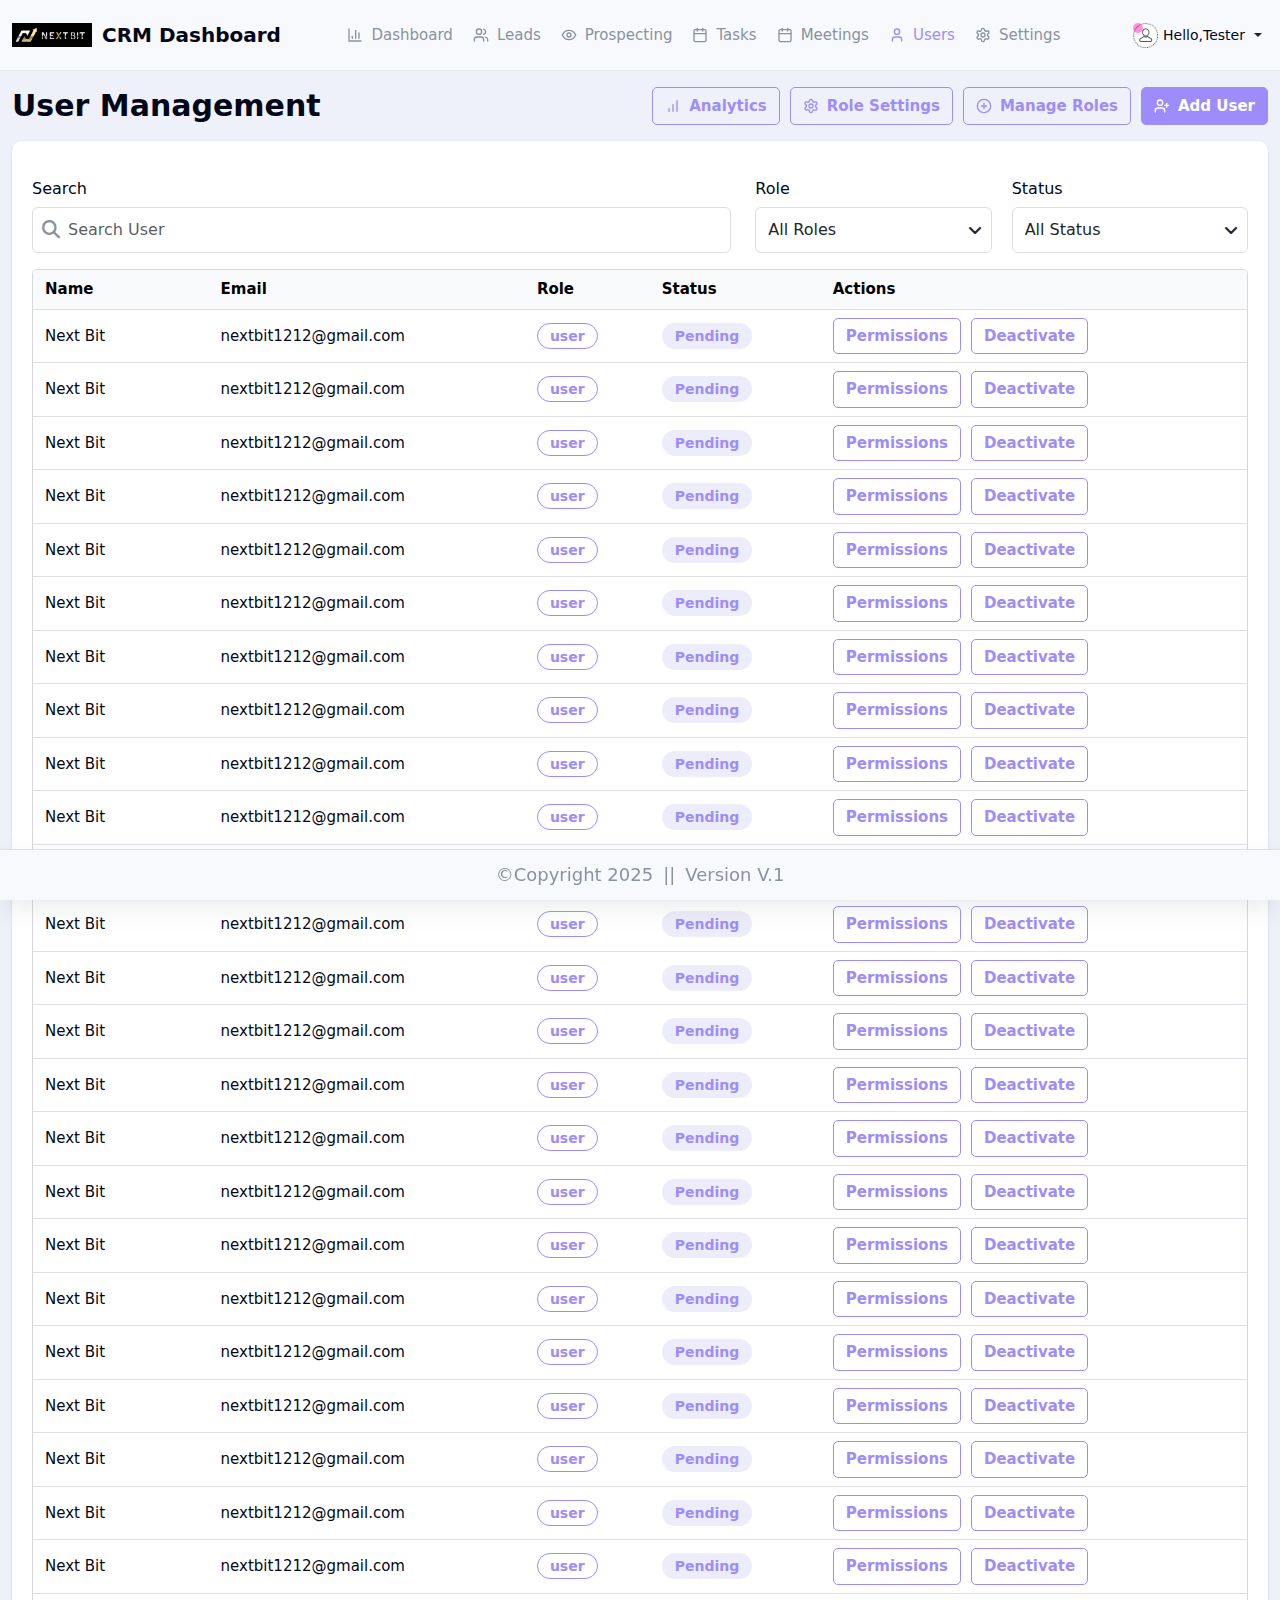
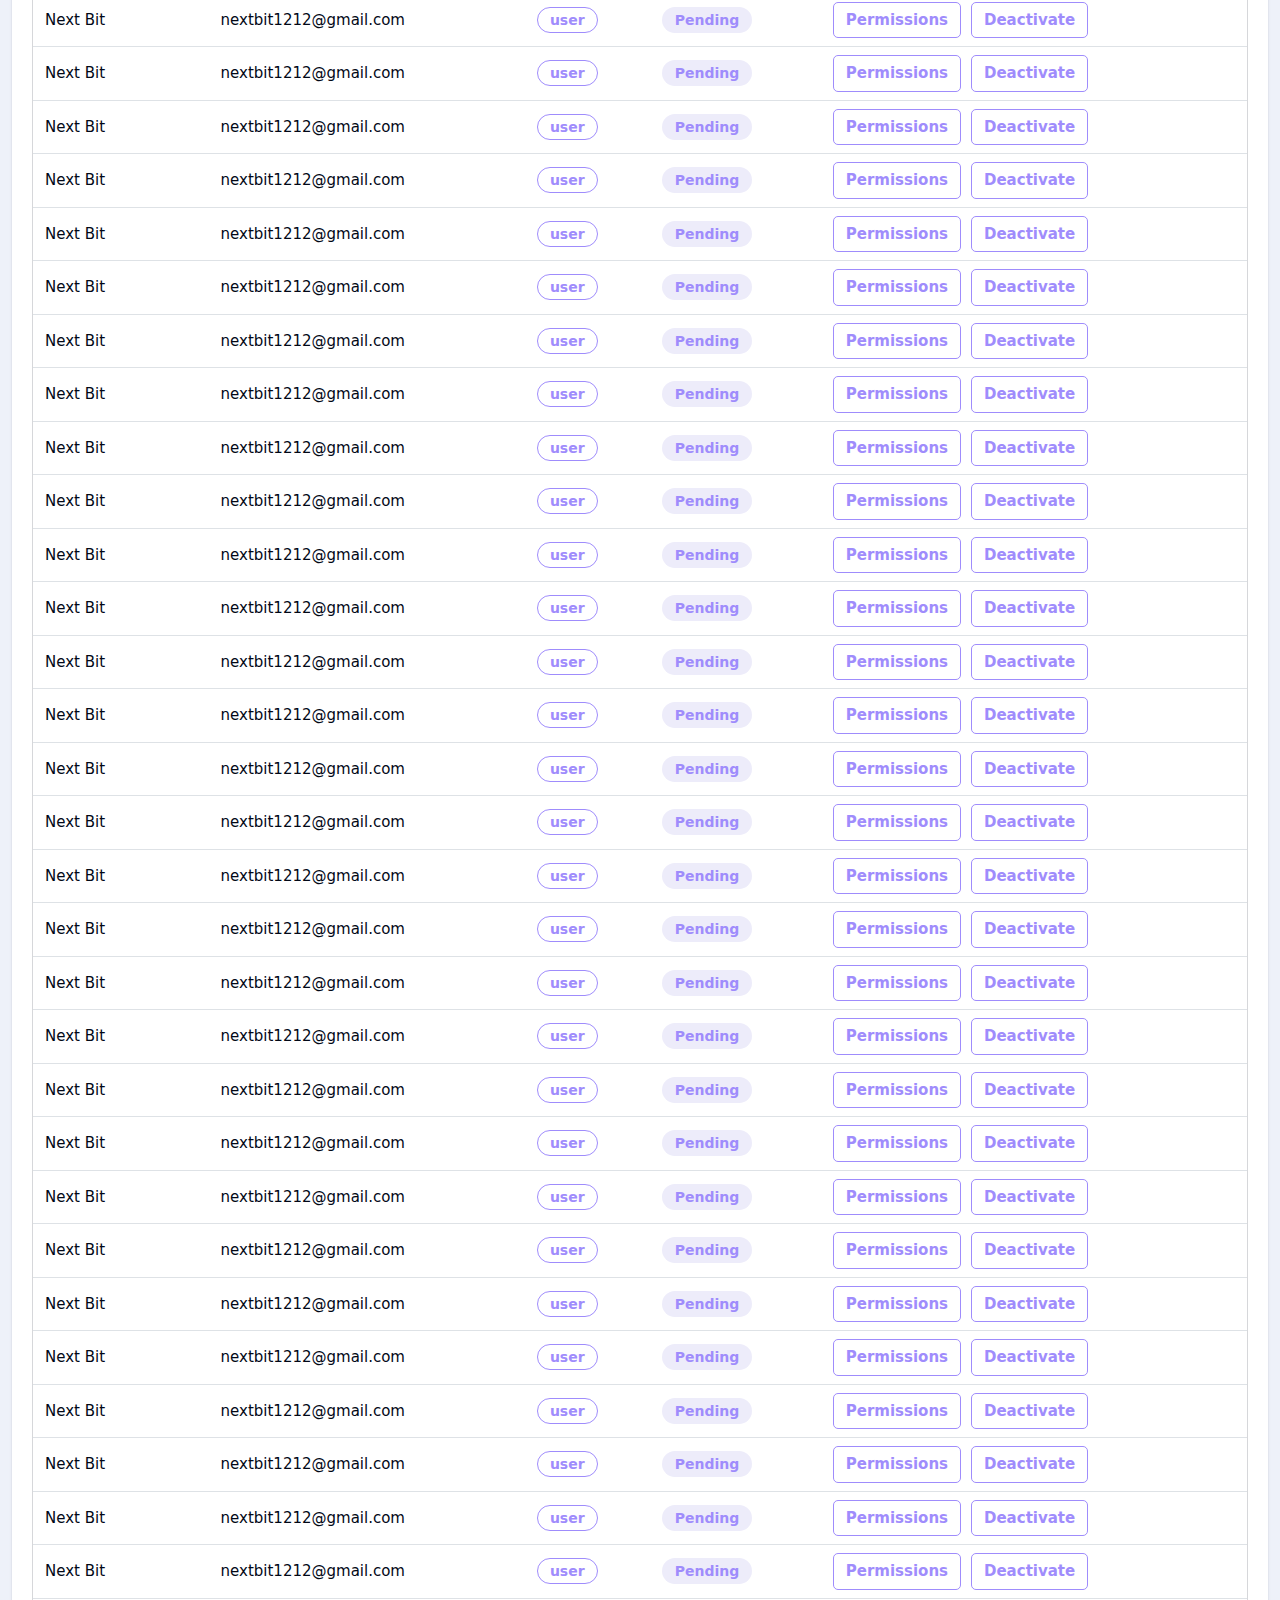
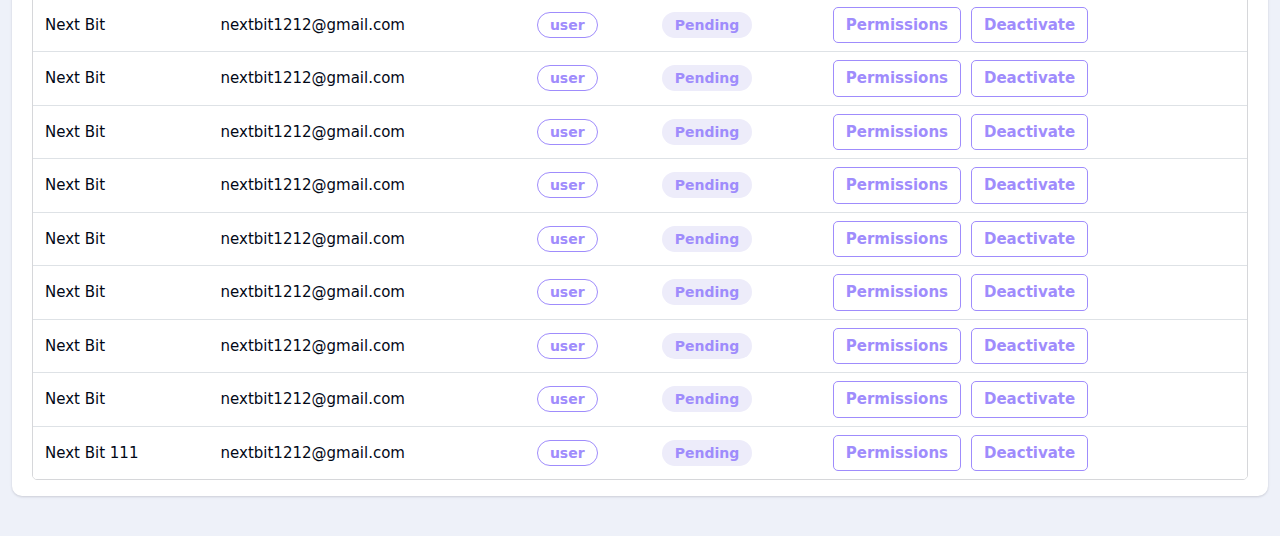
<file: user.html>
<!DOCTYPE html>
<html lang="en">
  <head>
    <meta charset="UTF-8" />
    <meta name="viewport" content="width=device-width, initial-scale=1.0" />
    <title>NextBit CRM</title>
    <link rel="preconnect" href="https://fonts.googleapis.com" />
    <link rel="preconnect" href="https://fonts.gstatic.com" crossorigin />
    <link
      href="https://cdn.jsdelivr.net/npm/bootstrap@5.3.3/dist/css/bootstrap.min.css"
      rel="stylesheet"
    />
    <link
      rel="stylesheet"
      href="https://cdnjs.cloudflare.com/ajax/libs/font-awesome/6.5.2/css/all.min.css"
    />
    <link rel="stylesheet" href="assets/css/main.css" />
    <link rel="stylesheet" href="assets/css/responsive.css" />
  </head>
  <body>
    <section class="dashboard-header-area">
      <div class="container-fluid">
        <div class="row">
          <div class="col-md-12">
            <div
              class="dashboard-header d-flex align-items-center justify-content-between flex-wrap"
            >
              <div class="dashboard-logo d-flex align-items-center g-10">
                <img
                  src="assets/images/icon/icon-dark.webp"
                  alt="logo"
                  class="logo"
                />
                <h6>CRM Dashboard</h6>
                <span class="mobile-bar"
                  ><i class="fa-solid fa-bars-staggered"></i
                ></span>
              </div>
              <div class="header-nav">
                <ul class="d-flex align-items-center">
                  <div class="mobile-logo">
                    <img
                      src="assets/images/icon/icon-dark.webp"
                      alt="logo"
                      class="logo"
                    />
                  </div>
                  <li>
                    <a href="#" class="single-text"
                      ><svg
                        xmlns="http://www.w3.org/2000/svg"
                        width="24"
                        height="24"
                        viewBox="0 0 24 24"
                        fill="none"
                        stroke="currentColor"
                        stroke-width="2"
                        stroke-linecap="round"
                        stroke-linejoin="round"
                        class="h-4 w-4"
                      >
                        <path d="M3 3v18h18"></path>
                        <path d="M18 17V9"></path>
                        <path d="M13 17V5"></path>
                        <path d="M8 17v-3"></path>
                      </svg>
                      Dashboard</a
                    >
                  </li>
                  <li>
                    <a href="leads.html" class="single-text"
                      ><svg
                        xmlns="http://www.w3.org/2000/svg"
                        width="24"
                        height="24"
                        viewBox="0 0 24 24"
                        fill="none"
                        stroke="currentColor"
                        stroke-width="2"
                        stroke-linecap="round"
                        stroke-linejoin="round"
                        class="h-4 w-4"
                      >
                        <path
                          d="M16 21v-2a4 4 0 0 0-4-4H6a4 4 0 0 0-4 4v2"
                        ></path>
                        <circle cx="9" cy="7" r="4"></circle>
                        <path d="M22 21v-2a4 4 0 0 0-3-3.87"></path>
                        <path d="M16 3.13a4 4 0 0 1 0 7.75"></path>
                      </svg>
                      Leads</a
                    >
                  </li>
                  <li>
                    <a href="#" class="single-text"
                      ><svg
                        xmlns="http://www.w3.org/2000/svg"
                        width="24"
                        height="24"
                        viewBox="0 0 24 24"
                        fill="none"
                        stroke="currentColor"
                        stroke-width="2"
                        stroke-linecap="round"
                        stroke-linejoin="round"
                        class="h-4 w-4"
                      >
                        <path
                          d="M2 12s3-7 10-7 10 7 10 7-3 7-10 7-10-7-10-7Z"
                        ></path>
                        <circle cx="12" cy="12" r="3"></circle>
                      </svg>
                      Prospecting
                    </a>
                  </li>
                  <li>
                    <a href="#" class="single-text"
                      ><svg
                        xmlns="http://www.w3.org/2000/svg"
                        width="24"
                        height="24"
                        viewBox="0 0 24 24"
                        fill="none"
                        stroke="currentColor"
                        stroke-width="2"
                        stroke-linecap="round"
                        stroke-linejoin="round"
                        class="h-4 w-4"
                      >
                        <rect
                          width="18"
                          height="18"
                          x="3"
                          y="4"
                          rx="2"
                          ry="2"
                        ></rect>
                        <line x1="16" x2="16" y1="2" y2="6"></line>
                        <line x1="8" x2="8" y1="2" y2="6"></line>
                        <line x1="3" x2="21" y1="10" y2="10"></line>
                      </svg>
                      Tasks</a
                    >
                  </li>
                  <li>
                    <a href="#" class="single-text"
                      ><svg
                        xmlns="http://www.w3.org/2000/svg"
                        width="24"
                        height="24"
                        viewBox="0 0 24 24"
                        fill="none"
                        stroke="currentColor"
                        stroke-width="2"
                        stroke-linecap="round"
                        stroke-linejoin="round"
                        class="h-4 w-4"
                      >
                        <rect
                          width="18"
                          height="18"
                          x="3"
                          y="4"
                          rx="2"
                          ry="2"
                        ></rect>
                        <line x1="16" x2="16" y1="2" y2="6"></line>
                        <line x1="8" x2="8" y1="2" y2="6"></line>
                        <line x1="3" x2="21" y1="10" y2="10"></line>
                      </svg>
                      Meetings</a
                    >
                  </li>
                  <li>
                    <a href="user.html" class="single-text active"
                      ><svg
                        xmlns="http://www.w3.org/2000/svg"
                        width="24"
                        height="24"
                        viewBox="0 0 24 24"
                        fill="none"
                        stroke="currentColor"
                        stroke-width="2"
                        stroke-linecap="round"
                        stroke-linejoin="round"
                        class="h-4 w-4"
                      >
                        <path
                          d="M19 21v-2a4 4 0 0 0-4-4H9a4 4 0 0 0-4 4v2"
                        ></path>
                        <circle cx="12" cy="7" r="4"></circle>
                      </svg>
                      Users</a
                    >
                  </li>
                  <li>
                    <a href="all-settings.html" class="single-text"
                      ><svg
                        xmlns="http://www.w3.org/2000/svg"
                        width="24"
                        height="24"
                        viewBox="0 0 24 24"
                        fill="none"
                        stroke="currentColor"
                        stroke-width="2"
                        stroke-linecap="round"
                        stroke-linejoin="round"
                        class="w-4 h-4 mr-2"
                      >
                        <path
                          d="M12.22 2h-.44a2 2 0 0 0-2 2v.18a2 2 0 0 1-1 1.73l-.43.25a2 2 0 0 1-2 0l-.15-.08a2 2 0 0 0-2.73.73l-.22.38a2 2 0 0 0 .73 2.73l.15.1a2 2 0 0 1 1 1.72v.51a2 2 0 0 1-1 1.74l-.15.09a2 2 0 0 0-.73 2.73l.22.38a2 2 0 0 0 2.73.73l.15-.08a2 2 0 0 1 2 0l.43.25a2 2 0 0 1 1 1.73V20a2 2 0 0 0 2 2h.44a2 2 0 0 0 2-2v-.18a2 2 0 0 1 1-1.73l.43-.25a2 2 0 0 1 2 0l.15.08a2 2 0 0 0 2.73-.73l.22-.39a2 2 0 0 0-.73-2.73l-.15-.08a2 2 0 0 1-1-1.74v-.5a2 2 0 0 1 1-1.74l.15-.09a2 2 0 0 0 .73-2.73l-.22-.38a2 2 0 0 0-2.73-.73l-.15.08a2 2 0 0 1-2 0l-.43-.25a2 2 0 0 1-1-1.73V4a2 2 0 0 0-2-2z"
                        ></path>
                        <circle cx="12" cy="12" r="3"></circle>
                      </svg>
                      Settings</a
                    >
                  </li>
                </ul>
              </div>

              <div class="dropdown">
                <div
                  class="user-icon d-flex align-items-center g-5 dropdown-toggle"
                  role="button"
                  data-bs-toggle="dropdown"
                  aria-expanded="false"
                >
                  <img src="assets/images/icon/user.png" alt="icon" />
                  <p>Hello,Tester</p>
                </div>

                <ul class="dropdown-menu">
                  <li>
                    <div class="d-flex align-items-center g-10">
                      <a href="#"
                        ><i class="fa-solid fa-square-pen"></i> Password
                        Change</a
                      >
                    </div>
                  </li>
                  <li>
                    <div class="d-flex align-items-center g-10">
                      <a href="#"
                        ><i class="fa-solid fa-file-pen"></i> Edit Profile</a
                      >
                    </div>
                  </li>
                  <li>
                    <div class="d-flex align-items-center g-10">
                      <a href="#"
                        ><i class="fa-solid fa-arrow-right-from-bracket"></i>
                        item</a
                      >
                    </div>
                  </li>
                  <li>
                    <div class="d-flex align-items-center g-10">
                      <a href="#"
                        ><i class="fa-solid fa-arrow-right-from-bracket"></i>
                        item</a
                      >
                    </div>
                  </li>
                  <li>
                    <div class="d-flex align-items-center g-10">
                      <a href="#"
                        ><i class="fa-solid fa-arrow-right-from-bracket"></i>
                        LogOut</a
                      >
                    </div>
                  </li>
                </ul>
              </div>
            </div>
          </div>
        </div>
      </div>
    </section>
    <section class="dashboard-body">
      <div class="container-fluid">
        <div class="row">
          <div class="col-md-12">
            <!-- button -->
            <div
              class="d-flex flex-wrap align-items-center justify-content-between g-10 mt-3"
            >
              <h6 class="title">User Management</h6>
              <ul class="d-flex align-items-center flex-wrap g-10">
                <li class="outline-btn pointer">
                  <svg
                    xmlns="http://www.w3.org/2000/svg"
                    width="24"
                    height="24"
                    viewBox="0 0 24 24"
                    fill="none"
                    stroke="currentColor"
                    stroke-width="2"
                    stroke-linecap="round"
                    stroke-linejoin="round"
                    class="w-4 h-4 mr-2"
                  >
                    <line x1="12" x2="12" y1="20" y2="10"></line>
                    <line x1="18" x2="18" y1="20" y2="4"></line>
                    <line x1="6" x2="6" y1="20" y2="16"></line>
                  </svg>
                  Analytics
                </li>
                <li class="outline-btn pointer">
                  <svg
                    xmlns="http://www.w3.org/2000/svg"
                    width="24"
                    height="24"
                    viewBox="0 0 24 24"
                    fill="none"
                    stroke="currentColor"
                    stroke-width="2"
                    stroke-linecap="round"
                    stroke-linejoin="round"
                    class="w-4 h-4 mr-2"
                  >
                    <path
                      d="M12.22 2h-.44a2 2 0 0 0-2 2v.18a2 2 0 0 1-1 1.73l-.43.25a2 2 0 0 1-2 0l-.15-.08a2 2 0 0 0-2.73.73l-.22.38a2 2 0 0 0 .73 2.73l.15.1a2 2 0 0 1 1 1.72v.51a2 2 0 0 1-1 1.74l-.15.09a2 2 0 0 0-.73 2.73l.22.38a2 2 0 0 0 2.73.73l.15-.08a2 2 0 0 1 2 0l.43.25a2 2 0 0 1 1 1.73V20a2 2 0 0 0 2 2h.44a2 2 0 0 0 2-2v-.18a2 2 0 0 1 1-1.73l.43-.25a2 2 0 0 1 2 0l.15.08a2 2 0 0 0 2.73-.73l.22-.39a2 2 0 0 0-.73-2.73l-.15-.08a2 2 0 0 1-1-1.74v-.5a2 2 0 0 1 1-1.74l.15-.09a2 2 0 0 0 .73-2.73l-.22-.38a2 2 0 0 0-2.73-.73l-.15.08a2 2 0 0 1-2 0l-.43-.25a2 2 0 0 1-1-1.73V4a2 2 0 0 0-2-2z"
                    ></path>
                    <circle cx="12" cy="12" r="3"></circle>
                  </svg>
                  Role Settings
                </li>
                <li class="outline-btn pointer">
                  <svg
                    xmlns="http://www.w3.org/2000/svg"
                    width="24"
                    height="24"
                    viewBox="0 0 24 24"
                    fill="none"
                    stroke="currentColor"
                    stroke-width="2"
                    stroke-linecap="round"
                    stroke-linejoin="round"
                    class="w-4 h-4 mr-2"
                  >
                    <circle cx="12" cy="12" r="10"></circle>
                    <path d="M8 12h8"></path>
                    <path d="M12 8v8"></path>
                  </svg>
                  Manage Roles
                </li>
                <li
                  class="outline-btn pointer active"
                  data-bs-toggle="modal"
                  data-bs-target="#add-user"
                >
                  <svg
                    xmlns="http://www.w3.org/2000/svg"
                    width="24"
                    height="24"
                    viewBox="0 0 24 24"
                    fill="none"
                    stroke="currentColor"
                    stroke-width="2"
                    stroke-linecap="round"
                    stroke-linejoin="round"
                    class="w-4 h-4 mr-2"
                  >
                    <path d="M16 21v-2a4 4 0 0 0-4-4H6a4 4 0 0 0-4 4v2"></path>
                    <circle cx="9" cy="7" r="4"></circle>
                    <line x1="19" x2="19" y1="8" y2="14"></line>
                    <line x1="22" x2="16" y1="11" y2="11"></line>
                  </svg>
                  Add User
                </li>
              </ul>
            </div>
            <!-- inner body -->
            <div class="white-box mt-3">
              <!-- <h6 class="title-sm">User Management</h6> -->
              <div class="filter-area mt-20">
                <form action="">
                  <div class="row gy-3">
                    <div class="col-md-7">
                      <div class="position-relative">
                        <label for="Search" class="label text-dark-night"
                          >Search</label
                        >
                        <input
                          type="text"
                          class="form-control input search-input bg-transparent"
                          id="Search"
                          placeholder="Search User"
                        />
                        <div class="search-icon">
                          <i class="fas fa-search"></i>
                        </div>
                      </div>
                    </div>
                    <div class="col-md-5">
                      <div class="d-flex g-20">
                        <div class="form-group w-100 position-relative">
                          <label for="Role" class="label text-dark-night"
                            >Role</label
                          >
                          <select class="form-control bg-transparent" id="Role">
                            <option>All Roles</option>
                            <option>Superuser</option>
                            <option>Admin</option>
                            <option>User</option>
                          </select>
                          <span class="angle"
                            ><i class="fa-solid fa-angle-down"></i
                          ></span>
                        </div>
                        <div class="form-group w-100 position-relative">
                          <label for="Status" class="label text-dark-night"
                            >Status</label
                          >
                          <select
                            class="form-control bg-transparent"
                            id="Status"
                          >
                            <option>All Status</option>
                            <option>Active</option>
                            <option>Inactive</option>
                          </select>
                          <span class="angle"
                            ><i class="fa-solid fa-angle-down"></i
                          ></span>
                        </div>
                      </div>
                    </div>
                  </div>
                </form>
                <div class="row">
                  <div class="col-md-12">
                    <div class="custom-table mt-3 table-responsive">
                      <table class="table m-0">
                        <thead>
                          <tr>
                            <th>Name</th>
                            <th>Email</th>
                            <th>Role</th>
                            <th>Status</th>
                            <th>Actions</th>
                          </tr>
                        </thead>
                        <tbody>
                          <tr>
                            <td>
                              <p>Next Bit</p>
                            </td>
                            <td>
                              <p>nextbit1212@gmail.com</p>
                            </td>
                            <td>
                              <p>
                                <span class="badge active-badge">user</span>
                              </p>
                            </td>
                            <td>
                              <p>
                                <span class="badge pending-badge">Pending</span>
                              </p>
                            </td>
                            <td>
                              <div class="d-flex g-10">
                                <span class="outline-btn">Permissions</span>
                                <span class="outline-btn">Deactivate</span>
                              </div>
                            </td>
                          </tr>
                          <tr>
                            <td>
                              <p>Next Bit</p>
                            </td>
                            <td>
                              <p>nextbit1212@gmail.com</p>
                            </td>
                            <td>
                              <p>
                                <span class="badge active-badge">user</span>
                              </p>
                            </td>
                            <td>
                              <p>
                                <span class="badge pending-badge">Pending</span>
                              </p>
                            </td>
                            <td>
                              <div class="d-flex g-10">
                                <span class="outline-btn">Permissions</span>
                                <span class="outline-btn">Deactivate</span>
                              </div>
                            </td>
                          </tr>
                          <tr>
                            <td>
                              <p>Next Bit</p>
                            </td>
                            <td>
                              <p>nextbit1212@gmail.com</p>
                            </td>
                            <td>
                              <p>
                                <span class="badge active-badge">user</span>
                              </p>
                            </td>
                            <td>
                              <p>
                                <span class="badge pending-badge">Pending</span>
                              </p>
                            </td>
                            <td>
                              <div class="d-flex g-10">
                                <span class="outline-btn">Permissions</span>
                                <span class="outline-btn">Deactivate</span>
                              </div>
                            </td>
                          </tr>
                          <tr>
                            <td>
                              <p>Next Bit</p>
                            </td>
                            <td>
                              <p>nextbit1212@gmail.com</p>
                            </td>
                            <td>
                              <p>
                                <span class="badge active-badge">user</span>
                              </p>
                            </td>
                            <td>
                              <p>
                                <span class="badge pending-badge">Pending</span>
                              </p>
                            </td>
                            <td>
                              <div class="d-flex g-10">
                                <span class="outline-btn">Permissions</span>
                                <span class="outline-btn">Deactivate</span>
                              </div>
                            </td>
                          </tr>
                          <tr>
                            <td>
                              <p>Next Bit</p>
                            </td>
                            <td>
                              <p>nextbit1212@gmail.com</p>
                            </td>
                            <td>
                              <p>
                                <span class="badge active-badge">user</span>
                              </p>
                            </td>
                            <td>
                              <p>
                                <span class="badge pending-badge">Pending</span>
                              </p>
                            </td>
                            <td>
                              <div class="d-flex g-10">
                                <span class="outline-btn">Permissions</span>
                                <span class="outline-btn">Deactivate</span>
                              </div>
                            </td>
                          </tr>
                          <tr>
                            <td>
                              <p>Next Bit</p>
                            </td>
                            <td>
                              <p>nextbit1212@gmail.com</p>
                            </td>
                            <td>
                              <p>
                                <span class="badge active-badge">user</span>
                              </p>
                            </td>
                            <td>
                              <p>
                                <span class="badge pending-badge">Pending</span>
                              </p>
                            </td>
                            <td>
                              <div class="d-flex g-10">
                                <span class="outline-btn">Permissions</span>
                                <span class="outline-btn">Deactivate</span>
                              </div>
                            </td>
                          </tr>
                          <tr>
                            <td>
                              <p>Next Bit</p>
                            </td>
                            <td>
                              <p>nextbit1212@gmail.com</p>
                            </td>
                            <td>
                              <p>
                                <span class="badge active-badge">user</span>
                              </p>
                            </td>
                            <td>
                              <p>
                                <span class="badge pending-badge">Pending</span>
                              </p>
                            </td>
                            <td>
                              <div class="d-flex g-10">
                                <span class="outline-btn">Permissions</span>
                                <span class="outline-btn">Deactivate</span>
                              </div>
                            </td>
                          </tr>
                          <tr>
                            <td>
                              <p>Next Bit</p>
                            </td>
                            <td>
                              <p>nextbit1212@gmail.com</p>
                            </td>
                            <td>
                              <p>
                                <span class="badge active-badge">user</span>
                              </p>
                            </td>
                            <td>
                              <p>
                                <span class="badge pending-badge">Pending</span>
                              </p>
                            </td>
                            <td>
                              <div class="d-flex g-10">
                                <span class="outline-btn">Permissions</span>
                                <span class="outline-btn">Deactivate</span>
                              </div>
                            </td>
                          </tr>
                          <tr>
                            <td>
                              <p>Next Bit</p>
                            </td>
                            <td>
                              <p>nextbit1212@gmail.com</p>
                            </td>
                            <td>
                              <p>
                                <span class="badge active-badge">user</span>
                              </p>
                            </td>
                            <td>
                              <p>
                                <span class="badge pending-badge">Pending</span>
                              </p>
                            </td>
                            <td>
                              <div class="d-flex g-10">
                                <span class="outline-btn">Permissions</span>
                                <span class="outline-btn">Deactivate</span>
                              </div>
                            </td>
                          </tr>
                          <tr>
                            <td>
                              <p>Next Bit</p>
                            </td>
                            <td>
                              <p>nextbit1212@gmail.com</p>
                            </td>
                            <td>
                              <p>
                                <span class="badge active-badge">user</span>
                              </p>
                            </td>
                            <td>
                              <p>
                                <span class="badge pending-badge">Pending</span>
                              </p>
                            </td>
                            <td>
                              <div class="d-flex g-10">
                                <span class="outline-btn">Permissions</span>
                                <span class="outline-btn">Deactivate</span>
                              </div>
                            </td>
                          </tr>
                          <tr>
                            <td>
                              <p>Next Bit</p>
                            </td>
                            <td>
                              <p>nextbit1212@gmail.com</p>
                            </td>
                            <td>
                              <p>
                                <span class="badge active-badge">user</span>
                              </p>
                            </td>
                            <td>
                              <p>
                                <span class="badge pending-badge">Pending</span>
                              </p>
                            </td>
                            <td>
                              <div class="d-flex g-10">
                                <span class="outline-btn">Permissions</span>
                                <span class="outline-btn">Deactivate</span>
                              </div>
                            </td>
                          </tr>
                          <tr>
                            <td>
                              <p>Next Bit</p>
                            </td>
                            <td>
                              <p>nextbit1212@gmail.com</p>
                            </td>
                            <td>
                              <p>
                                <span class="badge active-badge">user</span>
                              </p>
                            </td>
                            <td>
                              <p>
                                <span class="badge pending-badge">Pending</span>
                              </p>
                            </td>
                            <td>
                              <div class="d-flex g-10">
                                <span class="outline-btn">Permissions</span>
                                <span class="outline-btn">Deactivate</span>
                              </div>
                            </td>
                          </tr>
                          <tr>
                            <td>
                              <p>Next Bit</p>
                            </td>
                            <td>
                              <p>nextbit1212@gmail.com</p>
                            </td>
                            <td>
                              <p>
                                <span class="badge active-badge">user</span>
                              </p>
                            </td>
                            <td>
                              <p>
                                <span class="badge pending-badge">Pending</span>
                              </p>
                            </td>
                            <td>
                              <div class="d-flex g-10">
                                <span class="outline-btn">Permissions</span>
                                <span class="outline-btn">Deactivate</span>
                              </div>
                            </td>
                          </tr>
                          <tr>
                            <td>
                              <p>Next Bit</p>
                            </td>
                            <td>
                              <p>nextbit1212@gmail.com</p>
                            </td>
                            <td>
                              <p>
                                <span class="badge active-badge">user</span>
                              </p>
                            </td>
                            <td>
                              <p>
                                <span class="badge pending-badge">Pending</span>
                              </p>
                            </td>
                            <td>
                              <div class="d-flex g-10">
                                <span class="outline-btn">Permissions</span>
                                <span class="outline-btn">Deactivate</span>
                              </div>
                            </td>
                          </tr>
                          <tr>
                            <td>
                              <p>Next Bit</p>
                            </td>
                            <td>
                              <p>nextbit1212@gmail.com</p>
                            </td>
                            <td>
                              <p>
                                <span class="badge active-badge">user</span>
                              </p>
                            </td>
                            <td>
                              <p>
                                <span class="badge pending-badge">Pending</span>
                              </p>
                            </td>
                            <td>
                              <div class="d-flex g-10">
                                <span class="outline-btn">Permissions</span>
                                <span class="outline-btn">Deactivate</span>
                              </div>
                            </td>
                          </tr>
                          <tr>
                            <td>
                              <p>Next Bit</p>
                            </td>
                            <td>
                              <p>nextbit1212@gmail.com</p>
                            </td>
                            <td>
                              <p>
                                <span class="badge active-badge">user</span>
                              </p>
                            </td>
                            <td>
                              <p>
                                <span class="badge pending-badge">Pending</span>
                              </p>
                            </td>
                            <td>
                              <div class="d-flex g-10">
                                <span class="outline-btn">Permissions</span>
                                <span class="outline-btn">Deactivate</span>
                              </div>
                            </td>
                          </tr>
                          <tr>
                            <td>
                              <p>Next Bit</p>
                            </td>
                            <td>
                              <p>nextbit1212@gmail.com</p>
                            </td>
                            <td>
                              <p>
                                <span class="badge active-badge">user</span>
                              </p>
                            </td>
                            <td>
                              <p>
                                <span class="badge pending-badge">Pending</span>
                              </p>
                            </td>
                            <td>
                              <div class="d-flex g-10">
                                <span class="outline-btn">Permissions</span>
                                <span class="outline-btn">Deactivate</span>
                              </div>
                            </td>
                          </tr>
                          <tr>
                            <td>
                              <p>Next Bit</p>
                            </td>
                            <td>
                              <p>nextbit1212@gmail.com</p>
                            </td>
                            <td>
                              <p>
                                <span class="badge active-badge">user</span>
                              </p>
                            </td>
                            <td>
                              <p>
                                <span class="badge pending-badge">Pending</span>
                              </p>
                            </td>
                            <td>
                              <div class="d-flex g-10">
                                <span class="outline-btn">Permissions</span>
                                <span class="outline-btn">Deactivate</span>
                              </div>
                            </td>
                          </tr>
                          <tr>
                            <td>
                              <p>Next Bit</p>
                            </td>
                            <td>
                              <p>nextbit1212@gmail.com</p>
                            </td>
                            <td>
                              <p>
                                <span class="badge active-badge">user</span>
                              </p>
                            </td>
                            <td>
                              <p>
                                <span class="badge pending-badge">Pending</span>
                              </p>
                            </td>
                            <td>
                              <div class="d-flex g-10">
                                <span class="outline-btn">Permissions</span>
                                <span class="outline-btn">Deactivate</span>
                              </div>
                            </td>
                          </tr>
                          <tr>
                            <td>
                              <p>Next Bit</p>
                            </td>
                            <td>
                              <p>nextbit1212@gmail.com</p>
                            </td>
                            <td>
                              <p>
                                <span class="badge active-badge">user</span>
                              </p>
                            </td>
                            <td>
                              <p>
                                <span class="badge pending-badge">Pending</span>
                              </p>
                            </td>
                            <td>
                              <div class="d-flex g-10">
                                <span class="outline-btn">Permissions</span>
                                <span class="outline-btn">Deactivate</span>
                              </div>
                            </td>
                          </tr>
                          <tr>
                            <td>
                              <p>Next Bit</p>
                            </td>
                            <td>
                              <p>nextbit1212@gmail.com</p>
                            </td>
                            <td>
                              <p>
                                <span class="badge active-badge">user</span>
                              </p>
                            </td>
                            <td>
                              <p>
                                <span class="badge pending-badge">Pending</span>
                              </p>
                            </td>
                            <td>
                              <div class="d-flex g-10">
                                <span class="outline-btn">Permissions</span>
                                <span class="outline-btn">Deactivate</span>
                              </div>
                            </td>
                          </tr>
                          <tr>
                            <td>
                              <p>Next Bit</p>
                            </td>
                            <td>
                              <p>nextbit1212@gmail.com</p>
                            </td>
                            <td>
                              <p>
                                <span class="badge active-badge">user</span>
                              </p>
                            </td>
                            <td>
                              <p>
                                <span class="badge pending-badge">Pending</span>
                              </p>
                            </td>
                            <td>
                              <div class="d-flex g-10">
                                <span class="outline-btn">Permissions</span>
                                <span class="outline-btn">Deactivate</span>
                              </div>
                            </td>
                          </tr>
                          <tr>
                            <td>
                              <p>Next Bit</p>
                            </td>
                            <td>
                              <p>nextbit1212@gmail.com</p>
                            </td>
                            <td>
                              <p>
                                <span class="badge active-badge">user</span>
                              </p>
                            </td>
                            <td>
                              <p>
                                <span class="badge pending-badge">Pending</span>
                              </p>
                            </td>
                            <td>
                              <div class="d-flex g-10">
                                <span class="outline-btn">Permissions</span>
                                <span class="outline-btn">Deactivate</span>
                              </div>
                            </td>
                          </tr>
                          <tr>
                            <td>
                              <p>Next Bit</p>
                            </td>
                            <td>
                              <p>nextbit1212@gmail.com</p>
                            </td>
                            <td>
                              <p>
                                <span class="badge active-badge">user</span>
                              </p>
                            </td>
                            <td>
                              <p>
                                <span class="badge pending-badge">Pending</span>
                              </p>
                            </td>
                            <td>
                              <div class="d-flex g-10">
                                <span class="outline-btn">Permissions</span>
                                <span class="outline-btn">Deactivate</span>
                              </div>
                            </td>
                          </tr>
                          <tr>
                            <td>
                              <p>Next Bit</p>
                            </td>
                            <td>
                              <p>nextbit1212@gmail.com</p>
                            </td>
                            <td>
                              <p>
                                <span class="badge active-badge">user</span>
                              </p>
                            </td>
                            <td>
                              <p>
                                <span class="badge pending-badge">Pending</span>
                              </p>
                            </td>
                            <td>
                              <div class="d-flex g-10">
                                <span class="outline-btn">Permissions</span>
                                <span class="outline-btn">Deactivate</span>
                              </div>
                            </td>
                          </tr>
                          <tr>
                            <td>
                              <p>Next Bit</p>
                            </td>
                            <td>
                              <p>nextbit1212@gmail.com</p>
                            </td>
                            <td>
                              <p>
                                <span class="badge active-badge">user</span>
                              </p>
                            </td>
                            <td>
                              <p>
                                <span class="badge pending-badge">Pending</span>
                              </p>
                            </td>
                            <td>
                              <div class="d-flex g-10">
                                <span class="outline-btn">Permissions</span>
                                <span class="outline-btn">Deactivate</span>
                              </div>
                            </td>
                          </tr>
                          <tr>
                            <td>
                              <p>Next Bit</p>
                            </td>
                            <td>
                              <p>nextbit1212@gmail.com</p>
                            </td>
                            <td>
                              <p>
                                <span class="badge active-badge">user</span>
                              </p>
                            </td>
                            <td>
                              <p>
                                <span class="badge pending-badge">Pending</span>
                              </p>
                            </td>
                            <td>
                              <div class="d-flex g-10">
                                <span class="outline-btn">Permissions</span>
                                <span class="outline-btn">Deactivate</span>
                              </div>
                            </td>
                          </tr>
                          <tr>
                            <td>
                              <p>Next Bit</p>
                            </td>
                            <td>
                              <p>nextbit1212@gmail.com</p>
                            </td>
                            <td>
                              <p>
                                <span class="badge active-badge">user</span>
                              </p>
                            </td>
                            <td>
                              <p>
                                <span class="badge pending-badge">Pending</span>
                              </p>
                            </td>
                            <td>
                              <div class="d-flex g-10">
                                <span class="outline-btn">Permissions</span>
                                <span class="outline-btn">Deactivate</span>
                              </div>
                            </td>
                          </tr>
                          <tr>
                            <td>
                              <p>Next Bit</p>
                            </td>
                            <td>
                              <p>nextbit1212@gmail.com</p>
                            </td>
                            <td>
                              <p>
                                <span class="badge active-badge">user</span>
                              </p>
                            </td>
                            <td>
                              <p>
                                <span class="badge pending-badge">Pending</span>
                              </p>
                            </td>
                            <td>
                              <div class="d-flex g-10">
                                <span class="outline-btn">Permissions</span>
                                <span class="outline-btn">Deactivate</span>
                              </div>
                            </td>
                          </tr>
                          <tr>
                            <td>
                              <p>Next Bit</p>
                            </td>
                            <td>
                              <p>nextbit1212@gmail.com</p>
                            </td>
                            <td>
                              <p>
                                <span class="badge active-badge">user</span>
                              </p>
                            </td>
                            <td>
                              <p>
                                <span class="badge pending-badge">Pending</span>
                              </p>
                            </td>
                            <td>
                              <div class="d-flex g-10">
                                <span class="outline-btn">Permissions</span>
                                <span class="outline-btn">Deactivate</span>
                              </div>
                            </td>
                          </tr>
                          <tr>
                            <td>
                              <p>Next Bit</p>
                            </td>
                            <td>
                              <p>nextbit1212@gmail.com</p>
                            </td>
                            <td>
                              <p>
                                <span class="badge active-badge">user</span>
                              </p>
                            </td>
                            <td>
                              <p>
                                <span class="badge pending-badge">Pending</span>
                              </p>
                            </td>
                            <td>
                              <div class="d-flex g-10">
                                <span class="outline-btn">Permissions</span>
                                <span class="outline-btn">Deactivate</span>
                              </div>
                            </td>
                          </tr>
                          <tr>
                            <td>
                              <p>Next Bit</p>
                            </td>
                            <td>
                              <p>nextbit1212@gmail.com</p>
                            </td>
                            <td>
                              <p>
                                <span class="badge active-badge">user</span>
                              </p>
                            </td>
                            <td>
                              <p>
                                <span class="badge pending-badge">Pending</span>
                              </p>
                            </td>
                            <td>
                              <div class="d-flex g-10">
                                <span class="outline-btn">Permissions</span>
                                <span class="outline-btn">Deactivate</span>
                              </div>
                            </td>
                          </tr>
                          <tr>
                            <td>
                              <p>Next Bit</p>
                            </td>
                            <td>
                              <p>nextbit1212@gmail.com</p>
                            </td>
                            <td>
                              <p>
                                <span class="badge active-badge">user</span>
                              </p>
                            </td>
                            <td>
                              <p>
                                <span class="badge pending-badge">Pending</span>
                              </p>
                            </td>
                            <td>
                              <div class="d-flex g-10">
                                <span class="outline-btn">Permissions</span>
                                <span class="outline-btn">Deactivate</span>
                              </div>
                            </td>
                          </tr>
                          <tr>
                            <td>
                              <p>Next Bit</p>
                            </td>
                            <td>
                              <p>nextbit1212@gmail.com</p>
                            </td>
                            <td>
                              <p>
                                <span class="badge active-badge">user</span>
                              </p>
                            </td>
                            <td>
                              <p>
                                <span class="badge pending-badge">Pending</span>
                              </p>
                            </td>
                            <td>
                              <div class="d-flex g-10">
                                <span class="outline-btn">Permissions</span>
                                <span class="outline-btn">Deactivate</span>
                              </div>
                            </td>
                          </tr>
                          <tr>
                            <td>
                              <p>Next Bit</p>
                            </td>
                            <td>
                              <p>nextbit1212@gmail.com</p>
                            </td>
                            <td>
                              <p>
                                <span class="badge active-badge">user</span>
                              </p>
                            </td>
                            <td>
                              <p>
                                <span class="badge pending-badge">Pending</span>
                              </p>
                            </td>
                            <td>
                              <div class="d-flex g-10">
                                <span class="outline-btn">Permissions</span>
                                <span class="outline-btn">Deactivate</span>
                              </div>
                            </td>
                          </tr>
                          <tr>
                            <td>
                              <p>Next Bit</p>
                            </td>
                            <td>
                              <p>nextbit1212@gmail.com</p>
                            </td>
                            <td>
                              <p>
                                <span class="badge active-badge">user</span>
                              </p>
                            </td>
                            <td>
                              <p>
                                <span class="badge pending-badge">Pending</span>
                              </p>
                            </td>
                            <td>
                              <div class="d-flex g-10">
                                <span class="outline-btn">Permissions</span>
                                <span class="outline-btn">Deactivate</span>
                              </div>
                            </td>
                          </tr>
                          <tr>
                            <td>
                              <p>Next Bit</p>
                            </td>
                            <td>
                              <p>nextbit1212@gmail.com</p>
                            </td>
                            <td>
                              <p>
                                <span class="badge active-badge">user</span>
                              </p>
                            </td>
                            <td>
                              <p>
                                <span class="badge pending-badge">Pending</span>
                              </p>
                            </td>
                            <td>
                              <div class="d-flex g-10">
                                <span class="outline-btn">Permissions</span>
                                <span class="outline-btn">Deactivate</span>
                              </div>
                            </td>
                          </tr>
                          <tr>
                            <td>
                              <p>Next Bit</p>
                            </td>
                            <td>
                              <p>nextbit1212@gmail.com</p>
                            </td>
                            <td>
                              <p>
                                <span class="badge active-badge">user</span>
                              </p>
                            </td>
                            <td>
                              <p>
                                <span class="badge pending-badge">Pending</span>
                              </p>
                            </td>
                            <td>
                              <div class="d-flex g-10">
                                <span class="outline-btn">Permissions</span>
                                <span class="outline-btn">Deactivate</span>
                              </div>
                            </td>
                          </tr>
                          <tr>
                            <td>
                              <p>Next Bit</p>
                            </td>
                            <td>
                              <p>nextbit1212@gmail.com</p>
                            </td>
                            <td>
                              <p>
                                <span class="badge active-badge">user</span>
                              </p>
                            </td>
                            <td>
                              <p>
                                <span class="badge pending-badge">Pending</span>
                              </p>
                            </td>
                            <td>
                              <div class="d-flex g-10">
                                <span class="outline-btn">Permissions</span>
                                <span class="outline-btn">Deactivate</span>
                              </div>
                            </td>
                          </tr>
                          <tr>
                            <td>
                              <p>Next Bit</p>
                            </td>
                            <td>
                              <p>nextbit1212@gmail.com</p>
                            </td>
                            <td>
                              <p>
                                <span class="badge active-badge">user</span>
                              </p>
                            </td>
                            <td>
                              <p>
                                <span class="badge pending-badge">Pending</span>
                              </p>
                            </td>
                            <td>
                              <div class="d-flex g-10">
                                <span class="outline-btn">Permissions</span>
                                <span class="outline-btn">Deactivate</span>
                              </div>
                            </td>
                          </tr>
                          <tr>
                            <td>
                              <p>Next Bit</p>
                            </td>
                            <td>
                              <p>nextbit1212@gmail.com</p>
                            </td>
                            <td>
                              <p>
                                <span class="badge active-badge">user</span>
                              </p>
                            </td>
                            <td>
                              <p>
                                <span class="badge pending-badge">Pending</span>
                              </p>
                            </td>
                            <td>
                              <div class="d-flex g-10">
                                <span class="outline-btn">Permissions</span>
                                <span class="outline-btn">Deactivate</span>
                              </div>
                            </td>
                          </tr>
                          <tr>
                            <td>
                              <p>Next Bit</p>
                            </td>
                            <td>
                              <p>nextbit1212@gmail.com</p>
                            </td>
                            <td>
                              <p>
                                <span class="badge active-badge">user</span>
                              </p>
                            </td>
                            <td>
                              <p>
                                <span class="badge pending-badge">Pending</span>
                              </p>
                            </td>
                            <td>
                              <div class="d-flex g-10">
                                <span class="outline-btn">Permissions</span>
                                <span class="outline-btn">Deactivate</span>
                              </div>
                            </td>
                          </tr>
                          <tr>
                            <td>
                              <p>Next Bit</p>
                            </td>
                            <td>
                              <p>nextbit1212@gmail.com</p>
                            </td>
                            <td>
                              <p>
                                <span class="badge active-badge">user</span>
                              </p>
                            </td>
                            <td>
                              <p>
                                <span class="badge pending-badge">Pending</span>
                              </p>
                            </td>
                            <td>
                              <div class="d-flex g-10">
                                <span class="outline-btn">Permissions</span>
                                <span class="outline-btn">Deactivate</span>
                              </div>
                            </td>
                          </tr>
                          <tr>
                            <td>
                              <p>Next Bit</p>
                            </td>
                            <td>
                              <p>nextbit1212@gmail.com</p>
                            </td>
                            <td>
                              <p>
                                <span class="badge active-badge">user</span>
                              </p>
                            </td>
                            <td>
                              <p>
                                <span class="badge pending-badge">Pending</span>
                              </p>
                            </td>
                            <td>
                              <div class="d-flex g-10">
                                <span class="outline-btn">Permissions</span>
                                <span class="outline-btn">Deactivate</span>
                              </div>
                            </td>
                          </tr>
                          <tr>
                            <td>
                              <p>Next Bit</p>
                            </td>
                            <td>
                              <p>nextbit1212@gmail.com</p>
                            </td>
                            <td>
                              <p>
                                <span class="badge active-badge">user</span>
                              </p>
                            </td>
                            <td>
                              <p>
                                <span class="badge pending-badge">Pending</span>
                              </p>
                            </td>
                            <td>
                              <div class="d-flex g-10">
                                <span class="outline-btn">Permissions</span>
                                <span class="outline-btn">Deactivate</span>
                              </div>
                            </td>
                          </tr>
                          <tr>
                            <td>
                              <p>Next Bit</p>
                            </td>
                            <td>
                              <p>nextbit1212@gmail.com</p>
                            </td>
                            <td>
                              <p>
                                <span class="badge active-badge">user</span>
                              </p>
                            </td>
                            <td>
                              <p>
                                <span class="badge pending-badge">Pending</span>
                              </p>
                            </td>
                            <td>
                              <div class="d-flex g-10">
                                <span class="outline-btn">Permissions</span>
                                <span class="outline-btn">Deactivate</span>
                              </div>
                            </td>
                          </tr>
                          <tr>
                            <td>
                              <p>Next Bit</p>
                            </td>
                            <td>
                              <p>nextbit1212@gmail.com</p>
                            </td>
                            <td>
                              <p>
                                <span class="badge active-badge">user</span>
                              </p>
                            </td>
                            <td>
                              <p>
                                <span class="badge pending-badge">Pending</span>
                              </p>
                            </td>
                            <td>
                              <div class="d-flex g-10">
                                <span class="outline-btn">Permissions</span>
                                <span class="outline-btn">Deactivate</span>
                              </div>
                            </td>
                          </tr>
                          <tr>
                            <td>
                              <p>Next Bit</p>
                            </td>
                            <td>
                              <p>nextbit1212@gmail.com</p>
                            </td>
                            <td>
                              <p>
                                <span class="badge active-badge">user</span>
                              </p>
                            </td>
                            <td>
                              <p>
                                <span class="badge pending-badge">Pending</span>
                              </p>
                            </td>
                            <td>
                              <div class="d-flex g-10">
                                <span class="outline-btn">Permissions</span>
                                <span class="outline-btn">Deactivate</span>
                              </div>
                            </td>
                          </tr>
                          <tr>
                            <td>
                              <p>Next Bit</p>
                            </td>
                            <td>
                              <p>nextbit1212@gmail.com</p>
                            </td>
                            <td>
                              <p>
                                <span class="badge active-badge">user</span>
                              </p>
                            </td>
                            <td>
                              <p>
                                <span class="badge pending-badge">Pending</span>
                              </p>
                            </td>
                            <td>
                              <div class="d-flex g-10">
                                <span class="outline-btn">Permissions</span>
                                <span class="outline-btn">Deactivate</span>
                              </div>
                            </td>
                          </tr>
                          <tr>
                            <td>
                              <p>Next Bit</p>
                            </td>
                            <td>
                              <p>nextbit1212@gmail.com</p>
                            </td>
                            <td>
                              <p>
                                <span class="badge active-badge">user</span>
                              </p>
                            </td>
                            <td>
                              <p>
                                <span class="badge pending-badge">Pending</span>
                              </p>
                            </td>
                            <td>
                              <div class="d-flex g-10">
                                <span class="outline-btn">Permissions</span>
                                <span class="outline-btn">Deactivate</span>
                              </div>
                            </td>
                          </tr>
                          <tr>
                            <td>
                              <p>Next Bit</p>
                            </td>
                            <td>
                              <p>nextbit1212@gmail.com</p>
                            </td>
                            <td>
                              <p>
                                <span class="badge active-badge">user</span>
                              </p>
                            </td>
                            <td>
                              <p>
                                <span class="badge pending-badge">Pending</span>
                              </p>
                            </td>
                            <td>
                              <div class="d-flex g-10">
                                <span class="outline-btn">Permissions</span>
                                <span class="outline-btn">Deactivate</span>
                              </div>
                            </td>
                          </tr>
                          <tr>
                            <td>
                              <p>Next Bit</p>
                            </td>
                            <td>
                              <p>nextbit1212@gmail.com</p>
                            </td>
                            <td>
                              <p>
                                <span class="badge active-badge">user</span>
                              </p>
                            </td>
                            <td>
                              <p>
                                <span class="badge pending-badge">Pending</span>
                              </p>
                            </td>
                            <td>
                              <div class="d-flex g-10">
                                <span class="outline-btn">Permissions</span>
                                <span class="outline-btn">Deactivate</span>
                              </div>
                            </td>
                          </tr>
                          <tr>
                            <td>
                              <p>Next Bit</p>
                            </td>
                            <td>
                              <p>nextbit1212@gmail.com</p>
                            </td>
                            <td>
                              <p>
                                <span class="badge active-badge">user</span>
                              </p>
                            </td>
                            <td>
                              <p>
                                <span class="badge pending-badge">Pending</span>
                              </p>
                            </td>
                            <td>
                              <div class="d-flex g-10">
                                <span class="outline-btn">Permissions</span>
                                <span class="outline-btn">Deactivate</span>
                              </div>
                            </td>
                          </tr>
                          <tr>
                            <td>
                              <p>Next Bit</p>
                            </td>
                            <td>
                              <p>nextbit1212@gmail.com</p>
                            </td>
                            <td>
                              <p>
                                <span class="badge active-badge">user</span>
                              </p>
                            </td>
                            <td>
                              <p>
                                <span class="badge pending-badge">Pending</span>
                              </p>
                            </td>
                            <td>
                              <div class="d-flex g-10">
                                <span class="outline-btn">Permissions</span>
                                <span class="outline-btn">Deactivate</span>
                              </div>
                            </td>
                          </tr>
                          <tr>
                            <td>
                              <p>Next Bit</p>
                            </td>
                            <td>
                              <p>nextbit1212@gmail.com</p>
                            </td>
                            <td>
                              <p>
                                <span class="badge active-badge">user</span>
                              </p>
                            </td>
                            <td>
                              <p>
                                <span class="badge pending-badge">Pending</span>
                              </p>
                            </td>
                            <td>
                              <div class="d-flex g-10">
                                <span class="outline-btn">Permissions</span>
                                <span class="outline-btn">Deactivate</span>
                              </div>
                            </td>
                          </tr>
                          <tr>
                            <td>
                              <p>Next Bit</p>
                            </td>
                            <td>
                              <p>nextbit1212@gmail.com</p>
                            </td>
                            <td>
                              <p>
                                <span class="badge active-badge">user</span>
                              </p>
                            </td>
                            <td>
                              <p>
                                <span class="badge pending-badge">Pending</span>
                              </p>
                            </td>
                            <td>
                              <div class="d-flex g-10">
                                <span class="outline-btn">Permissions</span>
                                <span class="outline-btn">Deactivate</span>
                              </div>
                            </td>
                          </tr>
                          <tr>
                            <td>
                              <p>Next Bit</p>
                            </td>
                            <td>
                              <p>nextbit1212@gmail.com</p>
                            </td>
                            <td>
                              <p>
                                <span class="badge active-badge">user</span>
                              </p>
                            </td>
                            <td>
                              <p>
                                <span class="badge pending-badge">Pending</span>
                              </p>
                            </td>
                            <td>
                              <div class="d-flex g-10">
                                <span class="outline-btn">Permissions</span>
                                <span class="outline-btn">Deactivate</span>
                              </div>
                            </td>
                          </tr>
                          <tr>
                            <td>
                              <p>Next Bit</p>
                            </td>
                            <td>
                              <p>nextbit1212@gmail.com</p>
                            </td>
                            <td>
                              <p>
                                <span class="badge active-badge">user</span>
                              </p>
                            </td>
                            <td>
                              <p>
                                <span class="badge pending-badge">Pending</span>
                              </p>
                            </td>
                            <td>
                              <div class="d-flex g-10">
                                <span class="outline-btn">Permissions</span>
                                <span class="outline-btn">Deactivate</span>
                              </div>
                            </td>
                          </tr>
                          <tr>
                            <td>
                              <p>Next Bit</p>
                            </td>
                            <td>
                              <p>nextbit1212@gmail.com</p>
                            </td>
                            <td>
                              <p>
                                <span class="badge active-badge">user</span>
                              </p>
                            </td>
                            <td>
                              <p>
                                <span class="badge pending-badge">Pending</span>
                              </p>
                            </td>
                            <td>
                              <div class="d-flex g-10">
                                <span class="outline-btn">Permissions</span>
                                <span class="outline-btn">Deactivate</span>
                              </div>
                            </td>
                          </tr>
                          <tr>
                            <td>
                              <p>Next Bit</p>
                            </td>
                            <td>
                              <p>nextbit1212@gmail.com</p>
                            </td>
                            <td>
                              <p>
                                <span class="badge active-badge">user</span>
                              </p>
                            </td>
                            <td>
                              <p>
                                <span class="badge pending-badge">Pending</span>
                              </p>
                            </td>
                            <td>
                              <div class="d-flex g-10">
                                <span class="outline-btn">Permissions</span>
                                <span class="outline-btn">Deactivate</span>
                              </div>
                            </td>
                          </tr>
                          <tr>
                            <td>
                              <p>Next Bit</p>
                            </td>
                            <td>
                              <p>nextbit1212@gmail.com</p>
                            </td>
                            <td>
                              <p>
                                <span class="badge active-badge">user</span>
                              </p>
                            </td>
                            <td>
                              <p>
                                <span class="badge pending-badge">Pending</span>
                              </p>
                            </td>
                            <td>
                              <div class="d-flex g-10">
                                <span class="outline-btn">Permissions</span>
                                <span class="outline-btn">Deactivate</span>
                              </div>
                            </td>
                          </tr>
                          <tr>
                            <td>
                              <p>Next Bit</p>
                            </td>
                            <td>
                              <p>nextbit1212@gmail.com</p>
                            </td>
                            <td>
                              <p>
                                <span class="badge active-badge">user</span>
                              </p>
                            </td>
                            <td>
                              <p>
                                <span class="badge pending-badge">Pending</span>
                              </p>
                            </td>
                            <td>
                              <div class="d-flex g-10">
                                <span class="outline-btn">Permissions</span>
                                <span class="outline-btn">Deactivate</span>
                              </div>
                            </td>
                          </tr>
                          <tr>
                            <td>
                              <p>Next Bit 111</p>
                            </td>
                            <td>
                              <p>nextbit1212@gmail.com</p>
                            </td>
                            <td>
                              <p>
                                <span class="badge active-badge">user</span>
                              </p>
                            </td>
                            <td>
                              <p>
                                <span class="badge pending-badge">Pending</span>
                              </p>
                            </td>
                            <td>
                              <div class="d-flex g-10">
                                <span class="outline-btn">Permissions</span>
                                <span class="outline-btn">Deactivate</span>
                              </div>
                            </td>
                          </tr>
                        </tbody>
                      </table>
                    </div>
                  </div>
                </div>
              </div>
            </div>
          </div>
        </div>
      </div>
    </section>
    <div class="modal-section">
      <!--start add user Modal -->
      <div
        class="modal fade bg-gradient-add"
        id="add-user"
        tabindex="-1"
        aria-labelledby="exampleModalLabel"
        aria-hidden="true"
      >
        <div class="modal-dialog">
          <div class="modal-content">
            <div
              class="modal-header-area d-flex align-items-center justify-content-between"
            >
              <h4 class="title-sm">Create New User</h4>
              <div class="modal-close-btn pointer">
                <span data-bs-dismiss="modal" aria-label="Close">
                  <i class="fas fa-times"></i>
                </span>
              </div>
            </div>
            <div class="modal-body-inner mt-3">
              <form action="">
                <div class="d-flex flex-column g-15">
                  <div class="form-group">
                    <label
                      for="exampleInputEmail1"
                      class="label text-dark-night"
                      >Email
                    </label>
                    <input
                      type="email"
                      class="form-control input bg-transparent"
                      id="exampleInputEmail1"
                      aria-describedby="emailHelp"
                      placeholder="nextbit1212@gmail.com"
                    />
                  </div>
                  <div class="form-group">
                    <label
                      for="exampleInputPassword1"
                      class="label text-dark-night"
                      >Password</label
                    >
                    <input
                      type="password"
                      class="form-control w-100 input bg-transparent"
                      id="exampleInputPassword1"
                      value="dfjsdkfds"
                    />
                  </div>
                  <div class="form-group w-100 position-relative">
                    <label for="Role" class="label text-dark-night">Role</label>
                    <select class="form-control bg-transparent" id="Role">
                      <option>Select a Role</option>
                      <option>Superuser</option>
                      <option>Admin</option>
                      <option>User</option>
                    </select>
                    <span class="angle"
                      ><i class="fa-solid fa-angle-down"></i
                    ></span>
                  </div>

                  <div
                    class="d-flex align-items-center g-10 modal-footer-area mt-2 justify-content-end"
                  >
                    <button
                      class="outline-btn"
                      data-bs-dismiss="modal"
                      aria-label="Close"
                    >
                      Cancel
                    </button>
                    <button type="submit" class="primary-btn">
                      Create User
                    </button>
                  </div>
                </div>
              </form>
            </div>
          </div>
        </div>
      </div>
      <!-- end add user modal -->
    </div>
    <section class="footer-section">
      <div class="container-fluid">
        <div class="row">
          <div class="col-md-12">
            <div class="footer">
              <ul class="d-flex align-items-center justify-content-center g-10">
                <li><p>&copy;Copyright 2025</p></li>
                <li><p>||</p></li>
                <li><p>Version V.1</p></li>
              </ul>
            </div>
          </div>
        </div>
      </div>
    </section>
    <script src="https://code.jquery.com/jquery-3.7.1.min.js"></script>
    <script src="https://cdn.jsdelivr.net/npm/bootstrap@5.3.3/dist/js/bootstrap.bundle.min.js"></script>
    <script src="https://cdn.jsdelivr.net/npm/@popperjs/core@2.11.8/dist/umd/popper.min.js"></script>
    <script src="assets/js/main.js"></script>
  </body>
</html>
</file>
<file: assets/css/main.css>
:root {
  --dark-night: #020817;
  --dark-light: #89929e;
  --purple-night: #9f8cfc;
  --red-light: #e95151;
}
/* @import url('https://fonts.googleapis.com/css2?family=Inter:ital,opsz,wght@0,14..32,100..900;1,14..32,100..900&display=swap'); */
/* @import url('https://fonts.googleapis.com/css2?family=Poppins:ital,wght@0,100;0,200;0,300;0,400;0,500;0,600;0,700;0,800;0,900;1,100;1,200;1,300;1,400;1,500;1,600;1,700;1,800;1,900&display=swap'); */
body {
  margin: 0;
  padding: 0;
  /* font-family: "Poppins", sans-serif; */
  /* font-family: "Inter", sans-serif; */
  font-weight: 400;
  background: #eef1f9;
}
button {
  background-color: transparent;
  outline: none;
}
.input-group input {
  outline: none;
  border: none;
  background-color: transparent;
  font-size: 15px;
}
.input-group input::placeholder {
  opacity: 1;
  color: #dbdbdb;
}
.input-group input:focus {
  color: #fff;
}
.form-control:focus {
  border-color: #7352f4;
  background-color: transparent;
  box-shadow: 0 0 0 0 transparent;
}
.input {
  font-size: 16px;
  font-weight: 500;
  background-color: #e8f0fe;
  padding: 10px 12px;
  border: none;
  border: 1px solid #ddd;
}
.form-group select {
  font-size: 16px;
  font-weight: 500;
  background-color: #e8f0fe;
  padding: 10px 12px;
  border: none;
  border: 1px solid #ddd;
}
.g-15 {
  gap: 15px;
}
input:focus {
  box-shadow: 0 0 0 0 transparent;
}
p {
  font-size: 18px;
  line-height: 30px;
  color: #020817;
}
.container {
  max-width: 1420px;
}
input {
  outline: none;
}
a,
a:hover {
  text-decoration: none;
}
ul,
p {
  list-style: none;
  margin: 0;
  padding: 0;
}
h1,
h2,
h3,
h4,
h5,
h6 {
  margin: 0;
  color: #fff;
  padding: 0;
  font-weight: 700;
}
.common-heading-section h1 {
  font-size: 60px;
  color: #0f172a;
  font-weight: 600;
}
.text-color-4755 {
  color: #475569;
}

.common-heading-section h3 {
  font-size: 58px;
  line-height: 65px;
}
.common-heading-section h4 {
  font-size: 38px;
  line-height: 48px;
}
.common-heading-section h5 {
  font-size: 24px;
  line-height: 36px;
}
.common-heading-section p {
  color: #0f172a;
}
.g-10 {
  gap: 10px;
}
.g-20 {
  gap: 20px;
}
.mt-10 {
  margin-top: 10px !important;
}
.mt-20 {
  margin-top: 20px;
}
.mt-70 {
  margin-top: 70px;
}
.p-10 {
  padding: 10px;
}
.p-15 {
  padding: 15px;
}
.ptb-15 {
  padding-top: 15px;
  padding-bottom: 15px;
}
.ptb-20 {
  padding-top: 20px;
  padding-bottom: 20px;
}
.plr-10 {
  padding-left: 10px;
  padding-right: 10px;
}
.plr-25 {
  padding-left: 25px;
  padding-right: 25px;
}
.rotate-left-30 {
  transform: rotate(-30deg);
}
.rotate-30 {
  transform: rotate(30deg);
}
.color-846 {
  color: #846cf9;
}
.badge {
  border: 1px solid transparent;
  border-radius: 50px;

  font-size: 14px;
  font-weight: 600;
  padding: 5px 12px;
  text-align: center;
}
.active-badge {
  background-color: #fff;
  color: var(--purple-night);
  border-color: var(--purple-night);
}
.pending-badge {
  background-color: #edecfa;
  color: var(--purple-night);
  border-color: transparent;
}
.inactive-badge {
  background-color: var(--red-light);
  color: #fff;
  border-color: #fff;
}
.primary-btn {
  border: none;
  outline: none;
  background-color: #846cf9;
  padding: 10px;
  color: #fff;
  font-size: 18px;
  font-weight: 500;
  border-radius: 6px;
  display: flex;
  align-items: center;
  gap: 10px;
  justify-content: center;
  transition: 0.5s;
}

.primary-btn:hover {
  background: #9c89fa;
}
.pointer {
  cursor: pointer;
}
.outline-btn {
  border: 1px solid var(--purple-night);
  color: var(--purple-night);
  font-weight: 600;
  font-size: 15px;
  padding: 6px 12px;
  display: flex;
  align-items: center;
  justify-content: center;
  border-radius: 5px;
  gap: 8px;
  transition: 0.5s;
}
.outline-btn svg {
  width: 16px;
}
.card-icon i {
  color: var(--purple-night);
  font-size: 32px;
}
.card-icon {
  height: 70px;
  width: 70px;
  border-radius: 50%;
  display: flex;
  box-shadow: rgba(149, 157, 165, 0.2) 0px 8px 24px;
  justify-content: center;
  align-items: center;
  border: 1px solid var(--purple-night);
}
.card-body {
  border-color: var(--purple-night) !important;
  box-shadow: rgba(166, 98, 255, 0.2) 0px 8px 24px;
}
.card-title {
  font-weight: 500;
}
.outline-btn:hover,
.outline-btn.active {
  color: #fff;
  background-color: var(--purple-night);
}

input[type="checkbox"]:checked {
  background-color: #846cf9;
  border-color: #846cf9;
}
.link:hover {
  text-decoration: underline;
}
.white-box {
  background: #fff;
  padding: 16px 20px;
  border-radius: 10px;
  box-shadow: 0px 1px 2px 0px rgba(15, 22, 36, 0.06),
    0px 1px 3px 0px rgba(15, 22, 36, 0.1);
 margin-bottom:40px;
}
.custom-table {
  border-radius: 5px;
  border: 1px solid #d6d7da;
}
.custom-table table tr td p {
  padding-top: 3px;
}
.custom-table table tr td {
  padding-left: 12px !important;
}
.custom-table table tr th {
  background: #f9fafb;
  padding-left: 12px !important;
}
.custom-table tr:last-child td {
  border-bottom: none;
}
.custom-table tr td p,
.custom-table tr th {
  font-size: 15px;
}

/* login page */
.login-left-area {
  background: linear-gradient(
    to bottom right,
    #6f4cf3,
    #7656f5,
    #9587fc,
    #7859f5,
    #6e49f2
  );
}
.login-left-area:after {
  content: "";
  position: absolute;
  left: 0;
  top: 0;
  height: 100%;
  width: 100%;
  background-image: url("../images/bg/line.webp");
  background-size: 100% 100%;
  background-position: center center;
  background-repeat: no-repeat;
}
.login-section {
  height: 100vh;
}
.login-right-inner {
  max-width: 480px;
  background: #fff;
  width: 100%;
}
.login-left-area-inner {
  position: relative;
  z-index: 2;
  background: linear-gradient(
    to bottom right,
    #ab9af9,
    #b2a4fb,
    #bbb3fd,
    #b5a8fb,
    #ad9cfa
  );
  padding: 86px 136px 86px 52px;
  max-width: 565px;
  border-radius: 5px;
  width: 100%;
}
.login-left-area,
.login-right-area {
  width: 50%;
}
.login-right-area {
  background: #fff;
}
.play-icon {
  margin-bottom: 30px;
  display: inline-block;
}
.play-icon i {
  font-size: 65px;
  color: #f5f5ff;
}
.login-left-area-inner .common-heading-section p {
  font-size: 24px;
  font-weight: 500;
  color: #0f172a;
  /* letter-spacing:0.5px; */
}
.logo {
  width: 80px;
  height: 24px;
  padding: 2px;
  background-color: black;
}
.login-heading p {
  color: #475569;
  margin-top: 10px;
  font-size: 18px;
  font-weight: 600;
}
.login-heading h3 {
  font-size: 30px;
  color: #0f172a;
  margin-top: 6px;
}
.label {
  font-size: 16px;
  color: #475569;
  display: inline-block;
  margin-bottom: 6px;
  font-weight: 500;
}
.title {
  color: var(--dark-night);
  font-size: 30px;
  font-weight: 600;
}
.title-sm {
  color: var(--dark-night);
  font-size: 22px;
  font-weight: 500;
}
.line-1 {
  height: 1px;
  background-color: #e4dede;
  width: 100%;
}
.eye-icon i {
  color: #94a3b8;
}
.eye-icon {
  cursor: pointer;
  position: absolute;
  bottom: 10px;
  right: 12px;
}
.search-icon i {
  color: var(--dark-light);
  font-size: 18px;
}
.search-icon {
  left: 10px;
  position: absolute;
  bottom: 10px;
  z-index: 9;
}
.search-input {
  padding-left: 35px;
}
.social-menu li a {
  border: 1px solid #ddd;
  padding: 6px;
  border-radius: 50%;
  height: 40px;
  width: 40px;
  display: flex;
  justify-content: center;
  align-items: center;
  transition: 0.5s;
}
.social-menu li a img {
  width: 100%;
}
.social-menu li a:hover {
  border-color: #7c5ff6;
}

/* Dashboard start */
.dashboard-header-area {
  position: sticky;
  top: 0;
  z-index: 999;
}

.dashboard-logo h6 {
  font-size: 20px;
  font-weight: 600;
  color: var(--dark-night);
}
.dashboard-header-area {
  padding: 18px 0;
  background-color: #f8f9fd;
  border-bottom: 1px solid #e2e8f0;
}
.header-nav ul {
  gap: 20px;
}
.single-text {
  display: flex;
  align-items: center;
  gap: 8px;
  font-size: 15px;
  color: var(--dark-light);
  font-weight: 500;
  transition: 0.5s;
}
.single-text svg {
  width: 16px;
}
.logout.single-text {
  font-weight: 600;
}
.single-text i {
  color: var(--dark-light);
  font-size: 15px;
  transition: 0.5s;
}
.single-text:hover,
.single-text.active,
.single-text.active i {
  color: var(--purple-night);
}
.single-text:hover i {
  color: var(--purple-night);
}
.text-dark-night {
  color: var(--dark-night);
  font-weight: 500;
}
.mobile-logo {
  display: none;
}
.mobile-bar {
  display: none;
}
.g-5 {
  gap: 5px;
}
.user-icon {
  padding: 2px 6px;
}
.user-icon p {
  font-weight: 500;
  font-size: 14px;
}
.user-icon img {
  width: 25px;
}
.dropdown-menu {
  min-width: 190px;
}
.dropdown-menu li a i {
  font-size: 14px;
}
.dropdown-menu li a {
  color: #000;
  padding: 4px 11px;
  border-bottom: 0.5px solid #dddddd;
  width: 100%;
  transition: 0.5s;
  font-size: 18px;
}
.dropdown-menu li a:hover {
  background-color: #9682f7;
}
/* Dashboard end */
.angle {
  pointer-events: none;
  position: absolute;
  right: 10px;
  bottom: 10px;
}
.modal-content {
  border-radius: 12px;
  padding: 25px;
}
.modal-footer-area .primary-btn {
  font-size: 18px;
  padding: 8px 14px;
}
.modal-footer-area .outline-btn {
  font-weight: 500;
  font-size: 18px;
  padding: 6px 14px;
}

.footer-section {
  border-top: 1px solid rgb(224, 223, 223);
  position: fixed;
  bottom: 0;
  width: 100%;
  background-color: #f8f9fd;
  z-index: 999;
  padding: 10px;
  box-shadow: rgba(149, 157, 165, 0.2) 0px 8px 24px;
}
.footer ul li p {
  color: var(--dark-light);
}

/* leads css start */
.card-1{
  background:#E9E9E9;
  padding: 2px 10px;
  border-radius: 5px;
  box-shadow: rgba(149, 157, 165, 0.2) 0px 8px 24px;
}
.card-1 h6{
  background:#fff;
  padding: 5px 12px;
  border-radius: 2px;
  color:var(--dark-light);
  width: 100%;
  font-size:18px;
  font-weight:500;
}
.card-1 span{
  font-size:22px;
  font-weight:500;
  color: var(--dark-night);
}
.info-card-icon{
  height: 45px;
  width:45px;
  border-radius: 50%;
  padding: 10px;
  display: flex;
  justify-content: center;
  align-items: center;
}
.info-card ul li{
  font-size:24px;
  font-weight: 500;
  color:var(--dark-night);
}

.info-card-icon i{
  font-size:22px;
}
.bg-ea{
  background-color:#EAF9FF;
}
.text-b4{
  color: #B4DAE5;
}
.border-color-5e{
  border-color:#5E92AE !important;
}
.border-color-06{
  border-color:#06A459 !important;
}
.border-color-39{
  border-color:#3991BA !important;
}
.info-card{
  border-bottom:3px solid transparent;
  border-radius:5px;
  background-color: #fff;
  box-shadow: rgba(149, 157, 165, 0.2) 0px 8px 24px;
  padding:15px 20px;
}
.sub-text{
  font-size:14px;
  color:var(--dark-light);
}
.info-card-bottom p{
  font-size: 16px;
  font-weight:500;
  color:var(--dark-light);
}
.bg-EB{
  background-color:#EBF9F0;
}
.text-41{
  color:#66c59d;
}
.text-418{
  color:#4183B3;
}
.text-e4b{
  color:#e4ba49;
}
.client-name{
  font-size:15px;
  font-weight:500;
  color:var(--purple-night);
}
.pointer{
  cursor: pointer;
}
/* leads css end */
/* Switcher Start */
 
.custom-switch {
  background-color: #F3F3F3;
  border-color: #ccc;
}

/* Customize when ON */
.custom-switch:checked {
  background-color: #4CAF50; /* green when active */
  border-color: #4CAF50;
}

/* Optional: Adjust the thumb (circle) color */
.custom-switch:focus {
  box-shadow: 0 0 0 0.2rem rgba(76, 175, 80, 0.25);
}
/* Switcher End */

.client-table .form-group select{
  padding: 8px 8px;
  font-size:15px;
  border-radius: 5px;
  background-color: #efefef;
}
.checked-value i{
  color: var(--purple-night);
  font-size:22px;
}
.unchecked-value i{
  font-size:22px;
  color:var(--dark-light);
}
.status-icon-checked i{
  font-size:22px;
  color:#4CAF50;
}
.status-icon-unchecked i{
  font-size:22px;
  color:var(--dark-light);
}
.client-table .form-group-sm .angle i{
  color:#fff;
  font-size:12px;
}
.client-table .form-group-sm .angle {
  bottom: 5px;
}
.client-table .form-group-sm select {
  padding: 4px 10px;
  font-size: 13px;
  border-radius: 5px;
  color: #fff;
  background-color: #9f8cfc;
}
.client-table tr td,.client-table tr th{
  border: 1px solid #9f8cfc25;
}
.client-table tr td p{
  font-size: 15px;
  line-height: 20px;
}
.client-table{
  margin-top: 30px;
  box-shadow: rgba(149, 157, 165, 0.2) 0px 8px 24px;
  border-radius: 10px;
}
.title-sm i{
  font-size:15px;
  color:var(--purple-night);
}
</file>
<file: assets/css/responsive.css>
@media screen and (min-width: 1280px) {
}
@media screen and (max-width: 1280px) {
}
@media screen and (max-width: 1199px) {
}
@media screen and (max-width: 991px) {
  .login-right-inner {
    padding: 0;
  }
  .login-right-area {
    width: 100%;
    padding: 30px;
  }
  .login-left-area {
    display: none !important;
  }
  .mobile-logo {
    display: block;
    margin-top: -30px;
    padding-bottom: 10px;
    border-bottom: 1px solid #fff;
    width: 100%;
    text-align: center;
  }
  .mobile-bar {
    display: block;
    position: relative;
    z-index: 999;
    background: #9f8cfc;
    border-radius: 5px;
    height: 30px;
    width: 30px;
    display: flex;
    justify-content: center;
    align-items: center;
    padding: 5px;
    color: #fff;
  }

  /* nav */

  .header-nav ul {
    flex-direction: column;
    position: absolute;
    background: #56368f;
    height: 100vh;
    width: 275px;
    left: -100%;
    padding-top: 60px;
    transition: 0.5s;
  }
  .mobile-menu ul {
    left: 0%;
    transition: 0.5s;
  }
  .header-nav {
    position: absolute;
    left: 0;
    height: 100%;
    width: 80%;
  }
  .header-nav ul li a i {
    color: #fff;
  }
  .header-nav ul li a {
    color: #fff;
  }
  .header-nav ul li {
    width: 92%;
  }
}
@media screen and (max-width: 767px) {
  .login-heading h3 {
    font-size: 30px;
  }
  .dashboard-logo h6 {
    font-size: 16px;
  }
}
@media screen and (max-width: 480px) {
}
</file>
